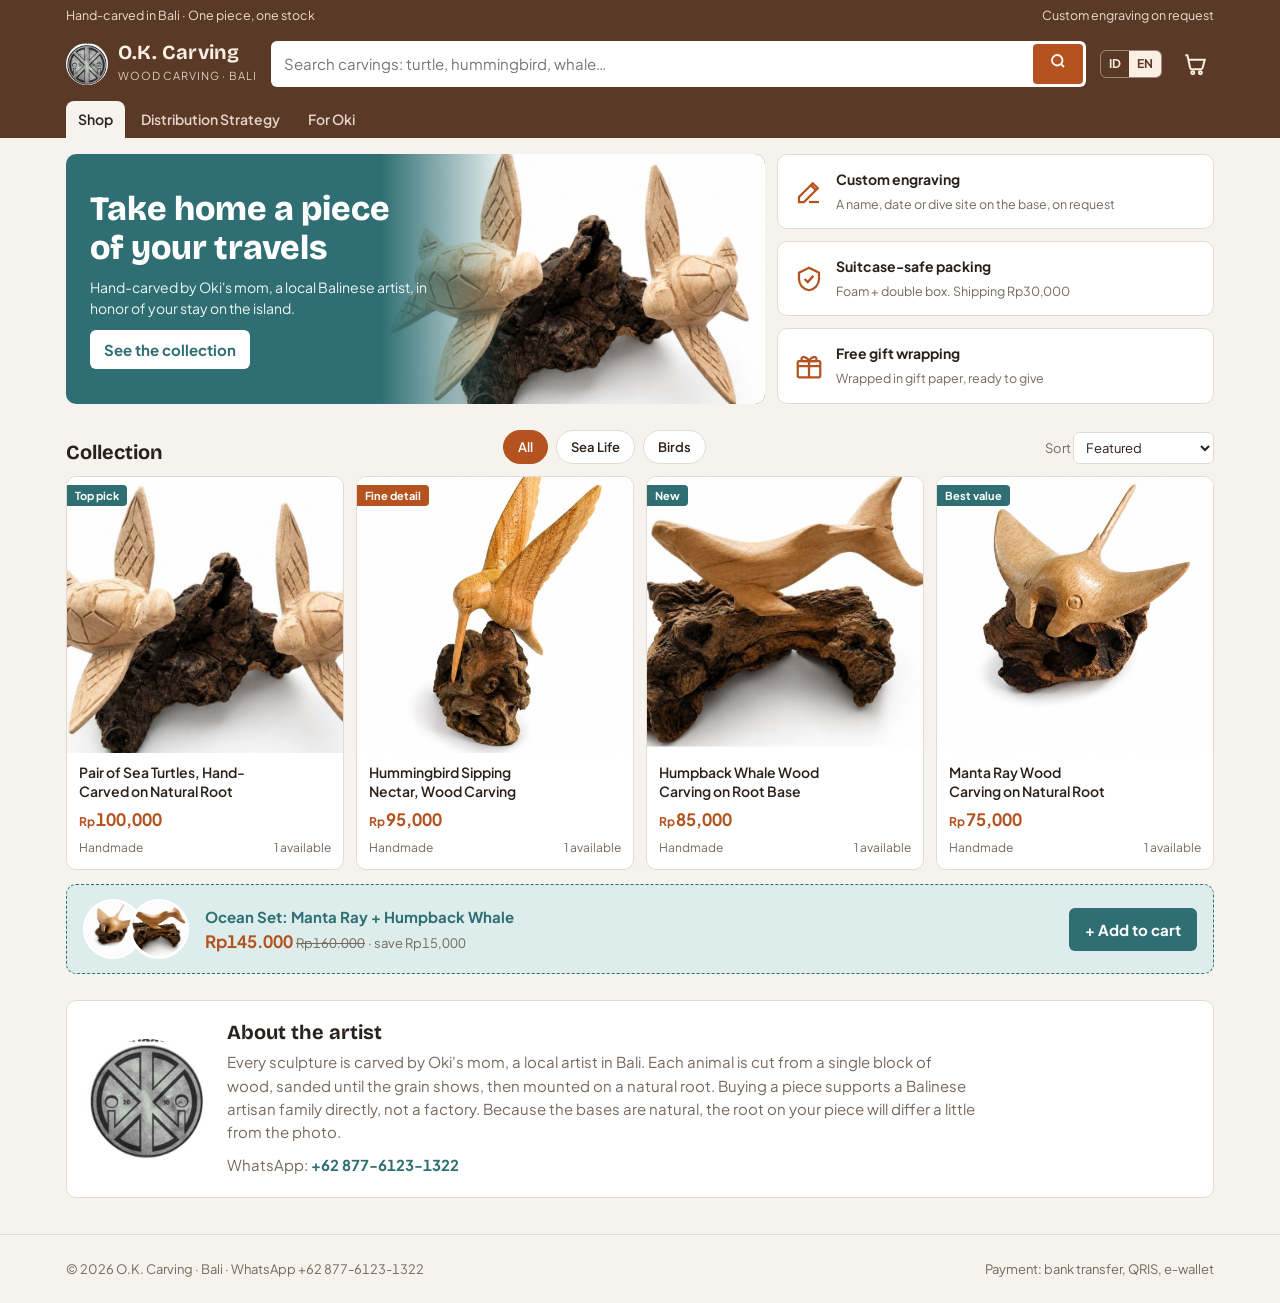
<file: shop/index.html>
<!doctype html>
<html lang="id">
<head>
<meta charset="utf-8">
<meta name="viewport" content="width=device-width, initial-scale=1, viewport-fit=cover">
<title>O.K. Ukiran Kayu</title>
<meta name="claude:viewport-fit-sides" content="cover">
<meta name="description" content="Ukiran kayu tangan di atas akar kayu alami: penyu, kolibri, paus, dan pari manta. Hand-carved wooden sculptures on natural driftwood.">
<link rel="preconnect" href="https://fonts.googleapis.com">
<link rel="preconnect" href="https://fonts.gstatic.com" crossorigin>
<link rel="stylesheet" href="https://fonts.googleapis.com/css2?family=Bricolage+Grotesque:opsz,wght@12..96,500;12..96,700;12..96,800&family=Plus+Jakarta+Sans:wght@400;500;600;700&display=swap">
<style>
/* Layout: marketplace storefront. Sticky search header, category chips, 2→4 column product grid,
   product sheet + cart drawer; a second view (#strategi) holds the distribution plan. */
:root{
  --bg:#f6f3ef; --surface:#ffffff; --sunk:#efe9e2; --line:#e3dbd1;
  --fg:#2a211b; --muted:#76685c;
  --accent:#b4531f; --accent-ink:#ffffff; --accent-soft:#f8e6da;
  --root:#5a3a26; --sea:#2f6f73; --sea-soft:#dcedec; --ok:#2f7a45;
  --shadow:0 1px 2px rgba(60,35,20,.06),0 6px 18px rgba(60,35,20,.06);
  --f-display:"Bricolage Grotesque","Segoe UI",system-ui,sans-serif;
  --f-body:"Plus Jakarta Sans","Segoe UI",system-ui,-apple-system,sans-serif;
  --r:10px;
}
@media (prefers-color-scheme:dark){:root:not([data-theme="light"]){
  --bg:#17120f; --surface:#211a16; --sunk:#2a221d; --line:#3a2f28;
  --fg:#f1e8df; --muted:#b3a395;
  --accent:#e2783c; --accent-ink:#1b0f08; --accent-soft:#3b2518;
  --root:#d9a77f; --sea:#7cc3c4; --sea-soft:#1d3233; --ok:#6cc387;
  --shadow:0 1px 2px rgba(0,0,0,.3),0 6px 18px rgba(0,0,0,.25); color-scheme:dark}}
:root[data-theme="dark"]{
  --bg:#17120f; --surface:#211a16; --sunk:#2a221d; --line:#3a2f28;
  --fg:#f1e8df; --muted:#b3a395;
  --accent:#e2783c; --accent-ink:#1b0f08; --accent-soft:#3b2518;
  --root:#d9a77f; --sea:#7cc3c4; --sea-soft:#1d3233; --ok:#6cc387;
  --shadow:0 1px 2px rgba(0,0,0,.3),0 6px 18px rgba(0,0,0,.25); color-scheme:dark}

*{box-sizing:border-box}
[hidden]{display:none!important}
html,body{background:var(--bg);color:var(--fg)}
body{font-family:var(--f-body);font-size:15px;line-height:1.55;margin:0}
h1,h2,h3{font-family:var(--f-display);text-wrap:balance;line-height:1.15;margin:0}
button{font:inherit;color:inherit;cursor:pointer}
:focus-visible{outline:2px solid var(--accent);outline-offset:2px}
.wrap{max-width:1180px;margin:0 auto;padding-left:max(16px,env(safe-area-inset-left,0px));padding-right:max(16px,env(safe-area-inset-right,0px))}
.num{font-variant-numeric:tabular-nums}
html[lang="id"] .l-en, html[lang="en"] .l-id{display:none!important}

/* header */
body::before{content:"";position:fixed;inset:0 0 auto;height:env(safe-area-inset-top,0px);z-index:10;background:var(--root)}
.top{position:sticky;top:env(safe-area-inset-top,0px);z-index:20;background:var(--root);color:#fbefe4}
.topbar{display:flex;justify-content:space-between;gap:12px;font-size:12.5px;padding-block:6px;opacity:.9;flex-wrap:wrap}
.topbar a{color:inherit}
.navrow{display:flex;align-items:center;gap:14px;padding-block:10px 14px}
.brand{display:flex;align-items:center;gap:10px;text-decoration:none;color:inherit;flex-shrink:0}
.brand img{width:42px;height:42px;border-radius:50%;object-fit:cover;background:#fff}
.brand b{font-family:var(--f-display);font-size:20px;letter-spacing:.01em;display:block;line-height:1}
.brand small{font-size:11px;opacity:.8;letter-spacing:.08em;text-transform:uppercase}
.search{flex:1;display:flex;min-width:0;background:#fff;border-radius:6px;padding:3px}
.search input{flex:1;min-width:0;border:0;outline:0;padding:8px 10px;font:inherit;color:#2a211b;background:transparent}
.search button{border:0;background:var(--accent);color:#fff;border-radius:4px;padding:0 16px;font-weight:600}
.iconbtn{position:relative;background:transparent;border:0;color:inherit;padding:6px;display:grid;place-items:center}
.iconbtn svg{width:26px;height:26px}
.badge{position:absolute;top:0;right:-2px;background:#fff;color:var(--accent);font-size:11px;font-weight:700;border-radius:10px;min-width:18px;padding:0 5px;line-height:18px;text-align:center}
.lang{display:flex;border:1px solid rgba(255,255,255,.4);border-radius:6px;overflow:hidden;flex-shrink:0}
.lang button{background:transparent;border:0;color:inherit;padding:4px 8px;font-size:12px;font-weight:700}
.lang button[aria-pressed="true"]{background:#fbefe4;color:var(--root)}
.tabs{display:flex;gap:4px;padding-bottom:0}
.tabs a{color:#fbefe4;text-decoration:none;font-weight:600;font-size:14px;padding:8px 12px;border-radius:8px 8px 0 0;opacity:.85}
.tabs a[aria-current="page"]{background:var(--bg);color:var(--fg);opacity:1}
@media (max-width:640px){.brand span{display:none}.search button{padding:0 10px}.topbar .hide-sm{display:none}}

/* hero */
.hero{display:grid;grid-template-columns:1.6fr 1fr;gap:12px;margin-top:16px}
.banner{position:relative;border-radius:var(--r);overflow:hidden;background:var(--sea);color:#fff;min-height:220px;display:flex}
.banner img{position:absolute;right:0;top:0;height:100%;width:55%;object-fit:cover;mask-image:linear-gradient(90deg,transparent,#000 35%)}
.banner .txt{position:relative;padding:24px;max-width:58%;display:flex;flex-direction:column;justify-content:center;gap:10px}
.banner h1{font-size:clamp(22px,3.2vw,34px);font-weight:800}
.banner p{margin:0;opacity:.92;font-size:14px}
.banner .cta{align-self:flex-start;background:#fff;color:var(--sea);border:0;border-radius:6px;padding:8px 14px;font-weight:700}
.promo{display:grid;gap:12px}
.promo div{background:var(--surface);border:1px solid var(--line);border-radius:var(--r);padding:14px 16px;display:flex;gap:12px;align-items:center}
.promo svg{width:30px;height:30px;color:var(--accent);flex-shrink:0}
.promo b{display:block;font-size:14px}
.promo span{font-size:12.5px;color:var(--muted)}
@media (max-width:820px){.hero{grid-template-columns:1fr}.promo{grid-template-columns:1fr 1fr 1fr}.promo div{flex-direction:column;align-items:flex-start;gap:6px}}
@media (max-width:520px){.promo{grid-template-columns:1fr}.promo div{flex-direction:row}.banner .txt{max-width:100%;background:linear-gradient(90deg,var(--sea) 60%,transparent)}.banner img{width:70%}}

/* chips + grid */
.sechead{display:flex;justify-content:space-between;align-items:end;gap:12px;margin:26px 0 12px;flex-wrap:wrap}
.sechead h2{font-size:20px}
.chips{display:flex;gap:8px;flex-wrap:wrap}
.chip{border:1px solid var(--line);background:var(--surface);border-radius:20px;padding:6px 14px;font-size:13px;font-weight:600}
.chip[aria-pressed="true"]{background:var(--accent);border-color:var(--accent);color:var(--accent-ink)}
select{font:inherit;font-size:13px;border:1px solid var(--line);background:var(--surface);color:var(--fg);border-radius:6px;padding:6px 8px}
.grid{display:grid;grid-template-columns:repeat(4,1fr);gap:12px}
@media (max-width:980px){.grid{grid-template-columns:repeat(3,1fr)}}
@media (max-width:700px){.grid{grid-template-columns:repeat(2,1fr);gap:8px}}
.card{background:var(--surface);border:1px solid var(--line);border-radius:var(--r);overflow:hidden;display:flex;flex-direction:column;text-align:left;padding:0;transition:transform .15s,box-shadow .15s}
.card:hover{transform:translateY(-2px);box-shadow:var(--shadow);border-color:var(--accent)}
.card .ph{aspect-ratio:1/1;background:#fff;position:relative;width:100%;max-width:100%}
.card .ph img{width:100%;height:100%;object-fit:cover}
.tag{position:absolute;left:0;top:8px;background:var(--accent);color:#fff;font-size:11px;font-weight:700;padding:2px 8px;border-radius:0 4px 4px 0}
.tag.sea{background:var(--sea)}
.card .body{padding:10px 12px 12px;display:flex;flex-direction:column;gap:6px;flex:1}
.card h3{font-family:var(--f-body);font-size:14px;font-weight:600;line-height:1.35;display:-webkit-box;-webkit-line-clamp:2;-webkit-box-orient:vertical;overflow:hidden;min-height:2.7em}
.price{color:var(--accent);font-weight:700;font-size:17px}
.price small{font-size:12px;margin-right:1px}
.meta{display:flex;justify-content:space-between;gap:6px;font-size:12px;color:var(--muted);margin-top:auto;flex-wrap:wrap}
.empty{grid-column:1/-1;text-align:center;color:var(--muted);padding:40px 0}

/* bundle + story */
.bundle{margin-top:14px;background:var(--sea-soft);border:1px dashed var(--sea);border-radius:var(--r);padding:14px 16px;display:flex;gap:16px;align-items:center;flex-wrap:wrap}
.bundle .imgs{display:flex}
.bundle .imgs img{width:60px;height:60px;border-radius:50%;object-fit:cover;border:3px solid var(--surface);background:#fff}
.bundle .imgs img+img{margin-left:-14px}
.bundle .t{flex:1;min-width:200px}
.bundle b{color:var(--sea)}
.btn{border:0;border-radius:6px;padding:10px 16px;font-weight:700;background:var(--accent);color:var(--accent-ink)}
.btn.ghost{background:var(--accent-soft);color:var(--accent);border:1px solid var(--accent)}
.btn.sea{background:var(--sea);color:var(--surface)}
.story{display:grid;grid-template-columns:120px 1fr;gap:20px;align-items:center;background:var(--surface);border:1px solid var(--line);border-radius:var(--r);padding:20px;margin-top:26px}
.story img{width:120px;height:120px;border-radius:50%;object-fit:cover;background:#fff}
.story p{margin:6px 0 0;color:var(--muted);max-width:68ch}
@media (max-width:560px){.story{grid-template-columns:1fr;text-align:left}.story img{width:80px;height:80px}}
footer{margin-top:36px;padding-block:24px;border-top:1px solid var(--line);color:var(--muted);font-size:13px}
footer .wrap{display:flex;justify-content:space-between;gap:12px;flex-wrap:wrap}

/* modal / drawer */
.scrim{position:fixed;inset:0;background:rgba(20,12,6,.55);z-index:40;display:flex;align-items:center;justify-content:center;padding:16px}
.sheet{background:var(--surface);border-radius:14px;max-width:920px;width:100%;max-height:calc(100% - 32px);overflow:auto;display:grid;grid-template-columns:1.1fr 1fr;position:relative}
.sheet .close{position:absolute;right:10px;top:10px;background:var(--sunk);border:0;border-radius:50%;width:34px;height:34px;font-size:18px;z-index:2}
.gal{padding:16px;display:flex;flex-direction:column;gap:10px;min-width:0}
.gal .main{aspect-ratio:1/1;background:#fff;border-radius:10px;overflow:hidden;max-width:100%}
.gal .main img{width:100%;height:100%;object-fit:contain}
.thumbs{display:flex;gap:8px;overflow-x:auto}
.thumbs button{border:2px solid transparent;padding:0;border-radius:8px;overflow:hidden;width:64px;height:64px;flex-shrink:0;background:#fff}
.thumbs button[aria-current="true"]{border-color:var(--accent)}
.thumbs img{width:100%;height:100%;object-fit:cover}
.info{padding:22px 20px 20px 4px;display:flex;flex-direction:column;gap:12px;min-width:0}
.info h2{font-size:22px;padding-right:36px}
.pricebox{background:var(--sunk);border-radius:8px;padding:12px 14px}
.pricebox .price{font-size:28px}
.specs{display:grid;grid-template-columns:auto 1fr;gap:6px 14px;font-size:13.5px;margin:0}
.specs dt{color:var(--muted)}
.specs dd{margin:0}
.qty{display:flex;align-items:center;gap:0;border:1px solid var(--line);border-radius:6px;width:max-content}
.qty button{background:transparent;border:0;width:34px;height:34px;font-size:18px}
.qty output{min-width:34px;text-align:center;font-weight:600}
.actions{display:flex;gap:10px;flex-wrap:wrap}
.actions .btn{flex:1;min-width:140px}
.desc{font-size:14px;color:var(--muted);margin:0}
@media (max-width:760px){.sheet{grid-template-columns:1fr}.info{padding:0 16px 20px}}

.drawer{position:fixed;top:0;right:0;bottom:0;width:min(420px,100%);background:var(--surface);z-index:50;display:flex;flex-direction:column;box-shadow:-10px 0 30px rgba(0,0,0,.2);padding-top:env(safe-area-inset-top,0px);padding-right:env(safe-area-inset-right,0px);padding-bottom:env(safe-area-inset-bottom,0px)}
.drawer header{display:flex;justify-content:space-between;align-items:center;padding:16px;border-bottom:1px solid var(--line)}
.drawer header h2{font-size:18px}
.lines{flex:1;overflow:auto;padding:8px 16px;display:flex;flex-direction:column;gap:12px}
.line{display:grid;grid-template-columns:64px 1fr auto;gap:10px;align-items:center}
.line img{width:64px;height:64px;border-radius:8px;object-fit:cover;background:#fff}
.line .n{font-size:13.5px;font-weight:600}
.line .rm{background:none;border:0;color:var(--muted);font-size:12px;text-decoration:underline;padding:0}
.drawer .foot{border-top:1px solid var(--line);padding:16px;display:flex;flex-direction:column;gap:10px}
.row{display:flex;justify-content:space-between;font-size:14px}
.row.total{font-weight:700;font-size:17px}
.row.total span:last-child{color:var(--accent)}
.note{font-size:12px;color:var(--muted);margin:0}
.toast{position:fixed;left:50%;bottom:calc(24px + env(safe-area-inset-bottom,0px));transform:translateX(-50%);background:var(--fg);color:var(--bg);padding:10px 16px;border-radius:8px;font-size:14px;z-index:60}
textarea{width:100%;font:inherit;font-size:12.5px;border:1px solid var(--line);border-radius:6px;background:var(--sunk);color:var(--fg);padding:8px;resize:vertical}

/* strategy */
.strat h1{font-size:clamp(26px,4vw,40px);margin-top:22px}
.lede{color:var(--muted);max-width:70ch;margin:8px 0 0;font-size:16px}
.strat section{margin-top:30px}
.strat h2{font-size:22px;margin-bottom:12px}
.strat h3{font-size:16px;font-family:var(--f-body);font-weight:700}
.tbl{overflow-x:auto;background:var(--surface);border:1px solid var(--line);border-radius:var(--r)}
table{border-collapse:collapse;width:100%;font-size:14px;min-width:640px}
th,td{padding:10px 12px;text-align:left;border-bottom:1px solid var(--line);vertical-align:top}
th{font-size:12px;text-transform:uppercase;letter-spacing:.05em;color:var(--muted);background:var(--sunk)}
tr:last-child td{border-bottom:0}
td.r,th.r{text-align:right}
.cols{display:grid;grid-template-columns:repeat(auto-fit,minmax(240px,1fr));gap:12px}
.box{background:var(--surface);border:1px solid var(--line);border-radius:var(--r);padding:16px;display:flex;flex-direction:column;gap:8px;min-width:0}
.box p,.box ul{margin:0;font-size:14px;color:var(--muted)}
.box ul{padding-left:18px}
.phase{font-size:12px;font-weight:700;color:var(--sea);text-transform:uppercase;letter-spacing:.06em}
.bars{display:flex;flex-direction:column;gap:10px}
.bar{display:grid;grid-template-columns:170px 1fr 44px;gap:10px;align-items:center;font-size:13.5px}
.bar .track{background:var(--sunk);border-radius:4px;height:14px;overflow:hidden}
.bar .fill{height:100%;background:var(--accent);border-radius:4px}
.bar .fill.sea{background:var(--sea)}
.bar .fill.root{background:var(--root)}
@media (max-width:520px){.bar{grid-template-columns:110px 1fr 40px}}
.callout{background:var(--accent-soft);border-left:4px solid var(--accent);padding:12px 16px;border-radius:6px;font-size:14px}
@media (prefers-reduced-motion:reduce){*{transition:none!important}}

/* v2 additions: eyebrow frames, niche table, guide */
.frame{font-size:11.5px;font-weight:700;letter-spacing:.08em;text-transform:uppercase;color:var(--accent);display:block;margin-bottom:4px}
.quote{font-family:var(--f-display);font-size:clamp(18px,2.4vw,24px);line-height:1.3;border-left:4px solid var(--sea);padding:6px 0 6px 16px;margin:14px 0 0;max-width:46ch}
.persona{background:var(--surface);border:1px solid var(--line);border-radius:var(--r);padding:18px;display:grid;grid-template-columns:repeat(auto-fit,minmax(220px,1fr));gap:14px 22px}
.persona div{min-width:0}
.persona b{display:block;font-size:12px;text-transform:uppercase;letter-spacing:.06em;color:var(--muted);margin-bottom:2px}
.persona p{margin:0;font-size:14.5px}
.tabs{flex-wrap:wrap}
.guide h1{font-size:clamp(26px,4vw,40px);margin-top:22px}
.thanks{margin-top:18px;background:var(--sea);color:#fff;border-radius:14px;padding:24px;display:grid;grid-template-columns:96px 1fr;gap:20px;align-items:center}
.thanks img{width:96px;height:96px;border-radius:50%;object-fit:cover;background:#fff}
.thanks h2{font-size:clamp(22px,3vw,30px)}
.thanks p{margin:8px 0 0;max-width:62ch;opacity:.95}
@media (max-width:560px){.thanks{grid-template-columns:1fr}.thanks img{width:72px;height:72px}}
.steps{list-style:none;padding:0;margin:0;display:flex;flex-direction:column;gap:12px;counter-reset:s}
.steps>li{background:var(--surface);border:1px solid var(--line);border-radius:var(--r);padding:16px 16px 16px 60px;position:relative;counter-increment:s;min-width:0}
.steps>li::before{content:counter(s);position:absolute;left:16px;top:14px;width:30px;height:30px;border-radius:50%;background:var(--accent);color:var(--accent-ink);font-weight:800;display:grid;place-items:center;font-family:var(--f-display)}
.steps h3{font-size:16px;font-family:var(--f-body);font-weight:700;margin-bottom:4px}
.steps p,.steps ul{margin:4px 0 0;font-size:14px;color:var(--muted)}
.steps ul{padding-left:18px}
.steps code,.kbd{font-family:ui-monospace,Menlo,Consolas,monospace;font-size:12.5px;background:var(--sunk);padding:1px 5px;border-radius:4px;color:var(--fg)}
.prompt{margin-top:10px;background:var(--sunk);border:1px solid var(--line);border-radius:8px;position:relative}
.prompt pre{margin:0;padding:12px 14px;white-space:pre-wrap;word-break:break-word;font-family:ui-monospace,Menlo,Consolas,monospace;font-size:12.5px;color:var(--fg);padding-right:76px}
.prompt button{position:absolute;top:8px;right:8px;border:1px solid var(--line);background:var(--surface);border-radius:6px;font-size:12px;font-weight:600;padding:4px 10px}
.wa{font-weight:700;color:var(--sea)}
</style>
</head>
<body>
<div class="top">
  <div class="wrap topbar">
    <span><span class="l-id">Diukir tangan di Bali · Satu karya, satu stok</span><span class="l-en">Hand-carved in Bali · One piece, one stock</span></span>
    <span class="hide-sm"><span class="l-id">Ukiran nama khusus atas permintaan</span><span class="l-en">Custom engraving on request</span></span>
  </div>
  <div class="wrap navrow">
    <a class="brand" href="#toko" aria-label="O.K. Carving">
      <img src="img/logo.jpg" alt="Logo O.K.">
      <span><b>O.K. Carving</b><small class="l-id">Ukiran kayu · Bali</small><small class="l-en">Wood carving · Bali</small></span>
    </a>
    <form class="search" id="searchForm" role="search">
      <input id="q" type="search" autocomplete="off" aria-label="Search">
      <button type="submit" aria-label="Cari"><svg viewBox="0 0 24 24" width="18" height="18" fill="none" stroke="currentColor" stroke-width="2.4"><circle cx="11" cy="11" r="7"/><path d="m20 20-3.5-3.5"/></svg></button>
    </form>
    <div class="lang" role="group" aria-label="Language">
      <button id="lang-id" data-lang="id">ID</button><button id="lang-en" data-lang="en">EN</button>
    </div>
    <button class="iconbtn" id="cartBtn" aria-label="Keranjang">
      <svg viewBox="0 0 24 24" fill="none" stroke="currentColor" stroke-width="1.8"><path d="M3 4h2l2.4 11.2a2 2 0 0 0 2 1.6h7.7a2 2 0 0 0 2-1.5L21 8H6"/><circle cx="10" cy="20" r="1.4"/><circle cx="17" cy="20" r="1.4"/></svg>
      <span class="badge num" id="cartCount" hidden>0</span>
    </button>
  </div>
  <nav class="wrap tabs">
    <a href="#toko" id="tab-toko"><span class="l-id">Toko</span><span class="l-en">Shop</span></a>
    <a href="#strategi" id="tab-strategi"><span class="l-id">Strategi Distribusi</span><span class="l-en">Distribution Strategy</span></a>
    <a href="#untuk-oki" id="tab-untuk-oki"><span class="l-id">Untuk Oki</span><span class="l-en">For Oki</span></a>
  </nav>
</div>

<!-- SHOP VIEW -->
<main id="view-toko" class="wrap">
  <div class="hero">
    <div class="banner">
      <img src="img/penyu-1.jpg" alt="">
      <div class="txt">
        <h1><span class="l-id">Bawa pulang sepotong perjalananmu</span><span class="l-en">Take home a piece of your travels</span></h1>
        <p><span class="l-id">Diukir tangan oleh Ibu Oki, seniman lokal Bali, sebagai kenangan masa tinggalmu di pulau ini.</span><span class="l-en">Hand-carved by Oki's mom, a local Balinese artist, in honor of your stay on the island.</span></p>
        <button class="cta" data-go="grid"><span class="l-id">Lihat koleksi</span><span class="l-en">See the collection</span></button>
      </div>
    </div>
    <div class="promo">
      <div><svg viewBox="0 0 24 24" fill="none" stroke="currentColor" stroke-width="1.8"><path d="M4 20h4L19 9l-4-4L4 16z"/><path d="m13.5 6.5 4 4"/><path d="M12 20h8"/></svg>
        <p style="margin:0"><b class="l-id">Ukiran nama khusus</b><b class="l-en">Custom engraving</b><span class="l-id">Nama, tanggal, atau lokasi diving di dasar kayu, atas permintaan</span><span class="l-en">A name, date or dive site on the base, on request</span></p></div>
      <div><svg viewBox="0 0 24 24" fill="none" stroke="currentColor" stroke-width="1.8"><path d="M12 3 4 7v5c0 4.5 3.4 8.3 8 9 4.6-.7 8-4.5 8-9V7z"/><path d="m8.5 12 2.5 2.5 4.5-5"/></svg>
        <p style="margin:0"><b class="l-id">Aman dibawa di koper</b><b class="l-en">Suitcase-safe packing</b><span class="l-id">Busa + kardus ganda. Ongkir Rp30.000</span><span class="l-en">Foam + double box. Shipping Rp30,000</span></p></div>
      <div><svg viewBox="0 0 24 24" fill="none" stroke="currentColor" stroke-width="1.8"><rect x="3" y="8" width="18" height="13" rx="1"/><path d="M12 8v13M3 12h18M12 8c-2-4-6-4-6-1.5S10 8 12 8c2 0 6 1 6-1.5S14 4 12 8"/></svg>
        <p style="margin:0"><b class="l-id">Bungkus kado gratis</b><b class="l-en">Free gift wrapping</b><span class="l-id">Dibungkus kertas kado, siap diberikan</span><span class="l-en">Wrapped in gift paper, ready to give</span></p></div>
    </div>
  </div>

  <div class="sechead" id="grid-head">
    <h2><span class="l-id">Koleksi</span><span class="l-en">Collection</span></h2>
    <div class="chips" id="chips"></div>
    <label><span class="l-id" style="font-size:13px;color:var(--muted)">Urutkan </span><span class="l-en" style="font-size:13px;color:var(--muted)">Sort </span>
      <select id="sort"><option value="pop"></option><option value="lo"></option><option value="hi"></option></select></label>
  </div>
  <div class="grid" id="grid"></div>

  <div class="bundle">
    <div class="imgs"><img src="img/manta-1.jpg" alt=""><img src="img/paus-2.jpg" alt=""></div>
    <div class="t"><b class="l-id">Paket Samudra: Pari Manta + Paus Bungkuk</b><b class="l-en">Ocean Set: Manta Ray + Humpback Whale</b>
      <div class="num"><span class="price">Rp145.000</span> <s style="color:var(--muted);font-size:13px">Rp160.000</s> <span style="font-size:13px;color:var(--muted)" class="l-id">· hemat Rp15.000</span><span style="font-size:13px;color:var(--muted)" class="l-en">· save Rp15,000</span></div></div>
    <button class="btn sea" id="addBundle"><span class="l-id">+ Keranjang</span><span class="l-en">+ Add to cart</span></button>
  </div>

  <div class="story">
    <img src="img/logo.jpg" alt="">
    <div>
      <h2 style="font-size:20px"><span class="l-id">Tentang pengrajin</span><span class="l-en">About the artist</span></h2>
      <p class="l-id">Setiap patung diukir oleh Ibu Oki, seniman lokal di Bali. Satwanya dipahat dari satu balok kayu, diamplas halus sampai seratnya terlihat, lalu dipasang di atas akar kayu alami. Membeli satu karya berarti mendukung langsung keluarga pengrajin Bali, bukan pabrik. Karena dasarnya alami, akar pada patungmu akan sedikit berbeda dari foto.</p>
      <p class="l-en">Every sculpture is carved by Oki's mom, a local artist in Bali. Each animal is cut from a single block of wood, sanded until the grain shows, then mounted on a natural root. Buying a piece supports a Balinese artisan family directly, not a factory. Because the bases are natural, the root on your piece will differ a little from the photo.</p>
      <p style="margin-top:10px">WhatsApp: <span class="wa num">+62 877-6123-1322</span></p>
    </div>
  </div>
</main>

<!-- STRATEGY VIEW -->
<main id="view-strategi" class="wrap strat" hidden>
  <h1><span class="l-id">Strategi Distribusi Pasar</span><span class="l-en">Market Distribution Strategy</span></h1>
  <p class="lede l-id">Dibangun dengan cara berpikir Seth Godin: jangan mencoba menjual ke semua orang. Pilih kelompok terkecil yang benar‑benar peduli, buat sesuatu yang layak mereka ceritakan, lalu biarkan cerita itu menyebar ke orang‑orang seperti mereka.</p>
  <p class="lede l-en">Built on Seth Godin's way of thinking: don't try to sell to everyone. Pick the smallest group that truly cares, make something worth talking about, and let that story spread to people like them.</p>

  <section>
    <span class="frame"><span class="l-id">Siapa untuknya? Untuk apa?</span><span class="l-en">Who's it for? What's it for?</span></span>
    <h2><span class="l-id">1. Audiens terkecil yang layak</span><span class="l-en">1. The smallest viable audience</span></h2>
    <div class="persona">
      <div><b><span class="l-id">Siapa</span><span class="l-en">Who</span></b><p class="l-id">Penyelam &amp; snorkeler yang baru saja berenang bersama pari manta di Nusa Penida atau penyu di Amed, Tulamben, atau Gili, dan sedang di 2–3 hari terakhir liburannya di Bali.</p><p class="l-en">Divers and snorkelers who just swam with manta rays at Nusa Penida or turtles at Amed, Tulamben or the Gilis, and are in the last 2–3 days of their Bali trip.</p></div>
      <div><b><span class="l-id">Profil</span><span class="l-en">Profile</span></b><p class="l-id">Usia 25–45. Wisatawan dari Australia, Eropa, AS, dan wisatawan domestik dari Jakarta/Surabaya. Membelanjakan uang untuk pengalaman, bukan barang. Bepergian dengan koper ringan.</p><p class="l-en">Age 25–45. Travellers from Australia, Europe and the US, plus domestic visitors from Jakarta and Surabaya. Spend on experiences, not things. Travel light.</p></div>
      <div><b><span class="l-id">Untuk apa</span><span class="l-en">What it's for</span></b><p class="l-id">Menyimpan momen "hari saat aku berenang dengan manta", dan punya benda untuk menceritakannya di rumah. Bukan dekorasi, tapi kenangan.</p><p class="l-en">To keep the moment of "the day I swam with a manta", and to have something at home that starts the story. Not decor: a memory.</p></div>
      <div><b><span class="l-id">Ketegangan</span><span class="l-en">The tension</span></b><p class="l-id">Mereka tidak mau suvenir plastik buatan pabrik, tapi tidak tahu di mana menemukan karya asli dari seniman lokal.</p><p class="l-en">They don't want factory-made plastic souvenirs, but don't know where to find real work by a local artist.</p></div>
    </div>
    <p class="quote l-id">"Orang seperti kita membawa pulang cerita, bukan plastik."</p>
    <p class="quote l-en">"People like us bring home stories, not plastic."</p>
  </section>

  <section>
    <span class="frame">Purple Cow</span>
    <h2><span class="l-id">2. Apa yang membuatnya layak diceritakan</span><span class="l-en">2. What makes it remarkable</span></h2>
    <div class="cols">
      <div class="box"><h3><span class="l-id">Satwa dari diving‑mu</span><span class="l-en">The animal from your dive</span></h3><p class="l-id">Manta untuk penyelam Manta Point, penyu untuk snorkeler Amed dan Gili, paus untuk pecinta laut. Satwanya sama dengan yang baru saja mereka lihat.</p><p class="l-en">A manta for Manta Point divers, turtles for Amed and Gili snorkelers, a whale for ocean lovers. The same animal they just saw.</p></div>
      <div class="box"><h3><span class="l-id">Diukir namanya</span><span class="l-en">Engraved for them</span></h3><p class="l-id">Ukiran khusus di dasar: <i>"Nusa Penida · 12.08.2026"</i>. Hal ini mengubah suvenir menjadi benda pribadi yang tidak bisa dibeli orang lain.</p><p class="l-en">Custom engraving on the base: <i>"Nusa Penida · 12.08.2026"</i>. It turns a souvenir into a personal object nobody else can buy.</p></div>
      <div class="box"><h3><span class="l-id">Wajah di balik karya</span><span class="l-en">A face behind the work</span></h3><p class="l-id">Kartu kecil di setiap paket: foto Ibu Oki sedang mengukir + "Diukir di Bali oleh Ibu Oki untuk mengenang masa tinggalmu." Pembeli membeli dari keluarga seniman, bukan dari toko.</p><p class="l-en">A small card in every parcel: a photo of Oki's mom carving + "Carved in Bali by Oki's mom in honor of your stay." Buyers buy from an artist's family, not a shop.</p></div>
    </div>
  </section>

  <section>
    <span class="frame"><span class="l-id">Temui mereka di tempat mereka berada</span><span class="l-en">Meet them where they already are</span></span>
    <h2><span class="l-id">3. Cara bertemu wisatawan ini</span><span class="l-en">3. How to meet these tourists</span></h2>
    <div class="tbl"><table>
      <thead><tr><th><span class="l-id">Tempat</span><span class="l-en">Where</span></th><th><span class="l-id">Momen</span><span class="l-en">The moment</span></th><th><span class="l-id">Yang dilakukan</span><span class="l-en">What to do</span></th></tr></thead>
      <tbody>
        <tr><td><b><span class="l-id">Mobil Oki</span><span class="l-en">Oki's car</span></b></td><td><span class="l-id">Perjalanan pulang dari pelabuhan atau lokasi diving, saat tamu masih bersemangat</span><span class="l-en">The ride back from the harbor or dive site, while guests are still buzzing</span></td><td><span class="l-id">Satu manta + satu penyu di dashboard, kartu QR di kursi belakang. Ceritakan: "Ibu saya yang mengukir ini."</span><span class="l-en">One manta + one turtle on the dashboard, a QR card on the back seat. Tell the story: "My mom carved these."</span></td></tr>
        <tr><td><b><span class="l-id">Dive center</span><span class="l-en">Dive centers</span></b><br><small>Sanur · Padang Bai · Nusa Penida · Amed · Tulamben</small></td><td><span class="l-id">Setelah diving, saat logbook ditandatangani</span><span class="l-en">After the dive, while logbooks get signed</span></td><td><span class="l-id">Titip 3–5 karya di meja kasir. Komisi 25% untuk toko. Instruktur menjadi penyambung cerita.</span><span class="l-en">Consign 3–5 pieces at the front desk. 25% commission for the shop. Instructors become the storytellers.</span></td></tr>
        <tr><td><b><span class="l-id">Pelabuhan fast boat</span><span class="l-en">Fast-boat harbors</span></b><br><small>Sanur · Padang Bai</small></td><td><span class="l-id">Menunggu kapal 30–60 menit, tidak ada kegiatan lain</span><span class="l-en">Waiting 30–60 minutes for the boat with nothing to do</span></td><td><span class="l-id">Kerja sama dengan agen tiket: satu rak kecil + kartu QR.</span><span class="l-en">Partner with a ticket agent: one small shelf + QR cards.</span></td></tr>
        <tr><td><b><span class="l-id">Tuan rumah villa &amp; homestay</span><span class="l-en">Villa &amp; homestay hosts</span></b></td><td><span class="l-id">Hari check‑out, saat tamu mencari oleh‑oleh terakhir</span><span class="l-en">Checkout day, when guests look for a last gift</span></td><td><span class="l-id">Satu karya di ruang tamu villa + halaman di buku panduan tamu. Komisi per penjualan.</span><span class="l-en">One piece in the villa lounge + a page in the guest welcome book. Commission per sale.</span></td></tr>
        <tr><td><b>Instagram &amp; TikTok</b></td><td><span class="l-id">Malam setelah diving, saat mereka mengunggah foto</span><span class="l-en">The evening after the dive, when they post their photos</span></td><td><span class="l-id">Pantau tag lokasi Manta Point &amp; Amed. Beri komentar yang tulus, bukan iklan.</span><span class="l-en">Follow the Manta Point and Amed location tags. Leave genuine comments, not ads.</span></td></tr>
      </tbody>
    </table></div>
  </section>

  <section>
    <span class="frame">Permission marketing</span>
    <h2><span class="l-id">4. Minta izin, lalu jaga hubungan</span><span class="l-en">4. Earn permission, then keep in touch</span></h2>
    <div class="cols">
      <div class="box"><h3><span class="l-id">Saat membeli</span><span class="l-en">At purchase</span></h3><p class="l-id">"Boleh saya kirim foto saat ukiran namamu sedang dikerjakan?" Hampir semua orang akan bilang ya. Itu izin pertama.</p><p class="l-en">"May I send you a photo while your engraving is being carved?" Almost everyone says yes. That's the first permission.</p></div>
      <div class="box"><h3><span class="l-id">Diharapkan, pribadi, relevan</span><span class="l-en">Anticipated, personal, relevant</span></h3><p class="l-id">Kirim lewat WhatsApp: foto proses ukir, video pengemasan, lalu tanyakan foto patung di rumah mereka. Jangan kirim promo massal.</p><p class="l-en">Send on WhatsApp: a carving-in-progress photo, a packing video, then ask for a photo of the piece at their home. Never send mass promos.</p></div>
      <div class="box"><h3><span class="l-id">Satu tahun kemudian</span><span class="l-en">One year later</span></h3><p class="l-id">"Sudah setahun sejak kamu berenang dengan manta." Pesan ini mendatangkan pesanan ulang dan kado untuk teman yang akan ke Bali.</p><p class="l-en">"It's been a year since you swam with the mantas." This message brings repeat orders and gifts for friends heading to Bali.</p></div>
    </div>
  </section>

  <section>
    <h2><span class="l-id">5. Harga</span><span class="l-en">5. Pricing</span></h2>
    <div class="tbl"><table>
      <thead><tr><th><span class="l-id">Karya</span><span class="l-en">Piece</span></th><th><span class="l-id">Alasan nilai</span><span class="l-en">Why it's worth it</span></th><th class="r"><span class="l-id">Harga eceran</span><span class="l-en">Retail</span></th><th class="r"><span class="l-id">Harga titip (komisi 25%)</span><span class="l-en">Consignment (25% commission)</span></th></tr></thead>
      <tbody id="priceRows"></tbody>
    </table></div>
    <p class="note" style="margin-top:8px"><span class="l-id">Ongkir Rp30.000 per pesanan. Ukiran khusus dan bungkus kertas kado tersedia. Harga eceran sama di semua tempat, supaya mitra titip tidak merasa disaingi.</span><span class="l-en">Shipping is Rp30,000 per order. Custom engraving and gift-paper wrapping are available. Retail is the same everywhere, so consignment partners never feel undercut.</span></p>
  </section>

  <section>
    <span class="frame">Tribes</span>
    <h2><span class="l-id">6. Tahapan: mulai sangat kecil, lalu melebar</span><span class="l-en">6. Rollout: start tiny, then widen</span></h2>
    <div class="cols">
      <div class="box"><span class="phase"><span class="l-id">Minggu 1–4</span><span class="l-en">Weeks 1–4</span></span>
        <h3><span class="l-id">Hanya penyelam manta</span><span class="l-en">Manta divers only</span></h3>
        <ul class="l-id"><li>Mobil Oki + 3 dive center di Sanur &amp; Nusa Penida</li><li>Stok 10 manta + 5 penyu</li><li>Target: 10 terjual, 10 foto pembeli bahagia</li></ul>
        <ul class="l-en"><li>Oki's car + 3 dive centers in Sanur &amp; Nusa Penida</li><li>Stock 10 mantas + 5 turtles</li><li>Goal: 10 sold, 10 photos of happy buyers</li></ul></div>
      <div class="box"><span class="phase"><span class="l-id">Bulan 2–3</span><span class="l-en">Months 2–3</span></span>
        <h3><span class="l-id">Snorkeler penyu</span><span class="l-en">Turtle snorkelers</span></h3>
        <ul class="l-id"><li>Tambah Amed, Tulamben, pelabuhan ke Gili</li><li>5 tuan rumah villa sebagai mitra</li><li>Gunakan foto pembeli sebagai bukti sosial</li></ul>
        <ul class="l-en"><li>Add Amed, Tulamben and the Gili boat harbors</li><li>5 villa hosts as partners</li><li>Use buyer photos as social proof</li></ul></div>
      <div class="box"><span class="phase"><span class="l-id">Bulan 4–6</span><span class="l-en">Months 4–6</span></span>
        <h3><span class="l-id">Ikuti mereka pulang</span><span class="l-en">Follow them home</span></h3>
        <ul class="l-id"><li>Website ini + WhatsApp untuk pesanan dari luar negeri</li><li>Instagram, Etsy untuk teman‑teman pembeli</li><li>Shopee/Tokopedia/TikTok Shop untuk wisatawan domestik</li><li>Setelah itu: hotel &amp; resort</li></ul>
        <ul class="l-en"><li>This site + WhatsApp for orders from abroad</li><li>Instagram and Etsy for buyers' friends</li><li>Shopee/Tokopedia/TikTok Shop for domestic travellers</li><li>After that: hotels &amp; resorts</li></ul></div>
    </div>
  </section>

  <section>
    <h2><span class="l-id">7. Target porsi penjualan per kanal (bulan ke‑6)</span><span class="l-en">7. Target sales share by channel (month 6)</span></h2>
    <div class="bars" id="bars"></div>
    <p class="note" style="margin-top:8px"><span class="l-id">Toska = bertemu langsung di Bali, oranye = online, coklat = B2B.</span><span class="l-en">Teal = met in person in Bali, orange = online, brown = B2B.</span></p>
  </section>

  <section>
    <h2><span class="l-id">8. Angka yang dipantau</span><span class="l-en">8. Numbers to watch</span></h2>
    <div class="tbl"><table>
      <thead><tr><th><span class="l-id">Indikator</span><span class="l-en">Metric</span></th><th class="r"><span class="l-id">Bulan 1</span><span class="l-en">Month 1</span></th><th class="r"><span class="l-id">Bulan 6</span><span class="l-en">Month 6</span></th></tr></thead>
      <tbody class="num">
        <tr><td><span class="l-id">Karya terjual per bulan</span><span class="l-en">Pieces sold per month</span></td><td class="r">10</td><td class="r">40</td></tr>
        <tr><td><span class="l-id">Omzet (rata‑rata Rp88.000/pcs)</span><span class="l-en">Revenue (avg Rp88,000/pc)</span></td><td class="r"><span class="l-id">Rp880.000</span><span class="l-en">Rp880,000</span></td><td class="r"><span class="l-id">Rp3.520.000</span><span class="l-en">Rp3,520,000</span></td></tr>
        <tr><td><span class="l-id">Pesanan dengan ukiran khusus</span><span class="l-en">Orders with custom engraving</span></td><td class="r">30%</td><td class="r">50%</td></tr>
        <tr><td><span class="l-id">Mitra aktif (dive center, villa, agen)</span><span class="l-en">Active partners (dive centers, villas, agents)</span></td><td class="r">3</td><td class="r">12</td></tr>
        <tr><td><span class="l-id">Pembeli yang mengirim foto / rujukan</span><span class="l-en">Buyers who send a photo or a referral</span></td><td class="r">5</td><td class="r">25</td></tr>
      </tbody>
    </table></div>
  </section>

  <section>
    <div class="callout"><span class="l-id"><b>Langkah pertama minggu ini:</b> taruh satu manta dan satu penyu di mobil Oki, cetak 50 kartu QR yang menuju website ini, dan tawarkan titip jual ke satu dive center di Sanur.</span><span class="l-en"><b>First step this week:</b> put one manta and one turtle in Oki's car, print 50 QR cards linking to this site, and offer consignment to one dive center in Sanur.</span></div>
  </section>
</main>

<!-- FOR OKI VIEW -->
<main id="view-untuk-oki" class="wrap guide" hidden>
  <div class="thanks">
    <img src="img/logo.jpg" alt="">
    <div>
      <h2><span class="l-id">Terima kasih, Oki!</span><span class="l-en">Thank you, Oki!</span></h2>
      <p class="l-id">Website ini adalah hadiah kecil sebagai ucapan terima kasih atas perjalanan yang lancar. Semoga karya Ibu sampai ke banyak rumah di seluruh dunia, dan setiap patung membawa pulang cerita tentang Bali.</p>
      <p class="l-en">This website is a small gift to say thank you for the smooth ride. May your mom's carvings find homes all over the world, and may every piece carry a story of Bali back with it.</p>
    </div>
  </div>

  <h1><span class="l-id">Cara menyalin &amp; mengubah halaman ini dengan AI</span><span class="l-en">How to copy and change this page with AI</span></h1>
  <p class="lede l-id">Tidak perlu bisa coding. Kamu hanya butuh laptop, browser (Chrome), dan akun gratis di aplikasi AI seperti Claude (claude.ai) atau ChatGPT (chatgpt.com).</p>
  <p class="lede l-en">No coding needed. You only need a laptop, a browser (Chrome), and a free account with an AI app such as Claude (claude.ai) or ChatGPT (chatgpt.com).</p>

  <section>
    <ol class="steps">
      <li><h3><span class="l-id">Simpan folder website</span><span class="l-en">Save the website folder</span></h3>
        <p class="l-id">Kamu akan menerima file <code>oki-shop.zip</code>. Klik kanan → <b>Extract / Ekstrak</b>. Di dalamnya ada <code>index.html</code> (halamannya) dan folder <code>img</code> (foto). Keduanya harus selalu berada di folder yang sama.</p>
        <p class="l-en">You'll receive a file called <code>oki-shop.zip</code>. Right-click → <b>Extract</b>. Inside are <code>index.html</code> (the page) and an <code>img</code> folder (the photos). Always keep them together in the same folder.</p></li>
      <li><h3><span class="l-id">Buka dan coba</span><span class="l-en">Open it and try it</span></h3>
        <p class="l-id">Klik dua kali <code>index.html</code>. Website terbuka di browser, bahkan tanpa internet. Sebelum mengubah apa pun, salin seluruh folder dan beri nama <code>cadangan</code>. Kalau ada yang rusak, kamu bisa kembali ke sini.</p>
        <p class="l-en">Double-click <code>index.html</code>. The site opens in your browser, even offline. Before changing anything, copy the whole folder and name it <code>backup</code>. If something breaks, you can always go back.</p></li>
      <li><h3><span class="l-id">Minta AI mengubahnya</span><span class="l-en">Ask the AI to change it</span></h3>
        <p class="l-id">Buka claude.ai atau chatgpt.com, klik ikon klip/➕ untuk melampirkan <code>index.html</code>, lalu tempel salah satu perintah di bawah. Ganti teks dalam [kurung] dengan keinginanmu.</p>
        <p class="l-en">Open claude.ai or chatgpt.com, click the paperclip/➕ icon to attach <code>index.html</code>, then paste one of the prompts below. Replace the text in [brackets] with what you want.</p>
        <div class="prompt"><pre class="l-id">Ini file website toko saya (index.html). Saya bukan programmer.
Ubah harga [Pari Manta] menjadi [Rp80.000]. Jangan ubah yang lain.
Berikan kembali file lengkapnya dari awal sampai akhir.</pre><pre class="l-en">This is my shop website file (index.html). I am not a programmer.
Change the price of the [Manta Ray] to [Rp80,000]. Change nothing else.
Give me back the complete file from start to finish.</pre><button data-copy>Copy</button></div>
        <div class="prompt"><pre class="l-id">Tambahkan produk baru ke daftar produk di file ini:
- Nama Indonesia: [Naga Ukir Kayu]
- Nama Inggris: [Wooden Dragon Carving]
- Harga: [90000]
- Kategori: [sea atau bird]
- Foto: [img/naga-1.jpg, img/naga-2.jpg]
- Ukuran: [± 20 × 10 × 15 cm]
- Deskripsi: [tulis 2 kalimat]
Jangan ubah yang lain. Berikan file lengkapnya.</pre><pre class="l-en">Add a new product to the product list in this file:
- Indonesian name: [Naga Ukir Kayu]
- English name: [Wooden Dragon Carving]
- Price: [90000]
- Category: [sea or bird]
- Photos: [img/naga-1.jpg, img/naga-2.jpg]
- Size: [approx. 20 × 10 × 15 cm]
- Description: [write 2 sentences]
Change nothing else. Give me the complete file.</pre><button data-copy>Copy</button></div>
        <div class="prompt"><pre class="l-id">Pakai file ini sebagai template untuk toko baru milik [nama],
yang menjual [produk]. Ganti logo, produk, harga, nomor WhatsApp
(WA_NUMBER), dan teks "Tentang pengrajin" dengan: [isi di sini].
Pertahankan desain, tombol bahasa, dan keranjang.
Berikan file lengkapnya.</pre><pre class="l-en">Use this file as a template for a new shop for [name],
selling [product]. Replace the logo, products, prices, WhatsApp
number (WA_NUMBER) and the "About the artist" text with: [details here].
Keep the design, the language switch and the cart.
Give me the complete file.</pre><button data-copy>Copy</button></div>
        <div class="prompt"><pre class="l-id">Saya tidak paham langkah ini: [jelaskan masalahnya].
Jelaskan dengan sangat sederhana, langkah demi langkah,
untuk orang yang belum pernah membuat website.</pre><pre class="l-en">I don't understand this step: [describe the problem].
Explain it very simply, step by step,
for someone who has never made a website.</pre><button data-copy>Copy</button></div></li>
      <li><h3><span class="l-id">Simpan jawaban AI</span><span class="l-en">Save the AI's answer</span></h3>
        <ul class="l-id"><li>Klik tombol <b>Copy</b> di jawaban AI.</li><li>Windows: klik kanan <code>index.html</code> → Open with → <b>Notepad</b>. Mac: buka dengan <b>TextEdit</b>, lalu menu Format → Make Plain Text.</li><li>Tekan <span class="kbd">Ctrl+A</span> (Mac: <span class="kbd">⌘A</span>), lalu tempel, lalu simpan.</li><li>Buka lagi <code>index.html</code> di browser untuk melihat hasilnya. Cek juga di HP.</li></ul>
        <ul class="l-en"><li>Click the <b>Copy</b> button on the AI's answer.</li><li>Windows: right-click <code>index.html</code> → Open with → <b>Notepad</b>. Mac: open it with <b>TextEdit</b>, then Format → Make Plain Text.</li><li>Press <span class="kbd">Ctrl+A</span> (Mac: <span class="kbd">⌘A</span>), paste, then save.</li><li>Open <code>index.html</code> in the browser again to see the result. Check it on a phone too.</li></ul></li>
      <li><h3><span class="l-id">Foto karya baru</span><span class="l-en">Photograph new pieces</span></h3>
        <p class="l-id">Latar putih, cahaya siang dari jendela, 3–4 sudut. Beri nama file huruf kecil tanpa spasi (contoh <code>naga-1.jpg</code>) dan taruh di folder <code>img</code>.</p>
        <p class="l-en">White background, daylight from a window, 3–4 angles. Name files in lowercase with no spaces (for example <code>naga-1.jpg</code>) and put them in the <code>img</code> folder.</p></li>
      <li><h3><span class="l-id">Online gratis</span><span class="l-en">Put it online for free</span></h3>
        <p class="l-id">Buka <b>app.netlify.com/drop</b>, buat akun gratis, lalu seret seluruh folder ke halaman itu. Kamu langsung mendapat link seperti <code>oki-carving.netlify.app</code>. Untuk memperbarui, seret folder baru ke situs yang sama (tab "Deploys").</p>
        <p class="l-en">Go to <b>app.netlify.com/drop</b>, create a free account, and drag the whole folder onto the page. You get a link like <code>oki-carving.netlify.app</code> right away. To update, drag the new folder onto the same site (the "Deploys" tab).</p></li>
      <li><h3><span class="l-id">Sebarkan link-nya</span><span class="l-en">Share the link</span></h3>
        <p class="l-id">Taruh link di bio Instagram dan katalog WhatsApp Business. Buat kode QR gratis (misalnya di Canva), cetak di kartu kecil, dan letakkan di mobil serta di samping setiap patung yang dititipkan.</p>
        <p class="l-en">Put the link in your Instagram bio and WhatsApp Business catalog. Make a free QR code (for example in Canva), print it on small cards, and place them in the car and next to every consigned piece.</p></li>
    </ol>
  </section>
  <section>
    <div class="callout"><span class="l-id"><b>Tips:</b> minta AI mengubah <b>satu hal</b> setiap kali, dan selalu minta "file lengkapnya". Kalau hasilnya aneh, kembali ke folder cadangan dan coba lagi.</span><span class="l-en"><b>Tip:</b> ask the AI to change <b>one thing</b> at a time, and always ask for "the complete file". If the result looks wrong, go back to your backup folder and try again.</span></div>
  </section>
</main>

<footer><div class="wrap">
  <span>© 2026 O.K. Carving · Bali · WhatsApp <span class="num">+62 877-6123-1322</span></span>
  <span><span class="l-id">Pembayaran: transfer bank, QRIS, e‑wallet</span><span class="l-en">Payment: bank transfer, QRIS, e‑wallet</span></span>
</div></footer>

<!-- product sheet -->
<div class="scrim" id="pScrim" hidden>
  <div class="sheet" role="dialog" aria-modal="true" aria-labelledby="pTitle">
    <button class="close" id="pClose" aria-label="Tutup">×</button>
    <div class="gal"><div class="main"><img id="pMain" alt=""></div><div class="thumbs" id="pThumbs"></div></div>
    <div class="info">
      <h2 id="pTitle"></h2>
      <div class="pricebox num"><span class="price" id="pPrice"></span></div>
      <dl class="specs" id="pSpecs"></dl>
      <p class="desc" id="pDesc"></p>
      <div style="display:flex;align-items:center;gap:12px"><span style="font-size:13px;color:var(--muted)"><span class="l-id">Jumlah</span><span class="l-en">Quantity</span></span>
        <div class="qty"><button id="qMinus" aria-label="-">−</button><output id="qVal" class="num">1</output><button id="qPlus" aria-label="+">+</button></div></div>
      <div class="actions">
        <button class="btn ghost" id="pAdd"><span class="l-id">+ Keranjang</span><span class="l-en">+ Add to cart</span></button>
        <button class="btn" id="pBuy"><span class="l-id">Beli sekarang</span><span class="l-en">Buy now</span></button>
      </div>
    </div>
  </div>
</div>

<!-- cart drawer -->
<div class="scrim" id="cScrim" hidden style="justify-content:flex-end;padding:0"></div>
<aside class="drawer" id="cart" hidden aria-labelledby="cTitle">
  <header><h2 id="cTitle"><span class="l-id">Keranjang</span><span class="l-en">Cart</span></h2><button class="iconbtn" id="cClose" aria-label="Tutup" style="font-size:22px">×</button></header>
  <div class="lines" id="lines"></div>
  <div class="foot">
    <div class="row num"><span class="l-id">Subtotal</span><span class="l-en">Subtotal</span><span id="sub"></span></div>
    <div class="row num"><span class="l-id">Ongkir</span><span class="l-en">Shipping</span><span id="ship"></span></div>
    <div class="row total num"><span>Total</span><span id="tot"></span></div>
    <label for="engrave" class="note"><span class="l-id">Ukiran khusus (opsional): nama, tanggal, lokasi diving</span><span class="l-en">Custom engraving (optional): name, date, dive site</span></label>
    <input id="engrave" type="text" style="font:inherit;font-size:13px;border:1px solid var(--line);border-radius:6px;background:var(--sunk);color:var(--fg);padding:8px">
    <label for="addr" class="note"><span class="l-id">Nama, alamat / hotel &amp; kota tujuan</span><span class="l-en">Name, address or hotel &amp; city</span></label>
    <textarea id="addr" rows="2"></textarea>
    <label class="note" style="display:flex;gap:8px;align-items:center"><input type="checkbox" id="wrap" checked> <span class="l-id">Bungkus dengan kertas kado (gratis)</span><span class="l-en">Wrap in gift paper (free)</span></label>
    <button class="btn" id="checkout"><span class="l-id">Pesan via WhatsApp</span><span class="l-en">Order via WhatsApp</span></button>
    <button class="btn ghost" id="copyOrder"><span class="l-id">Salin rincian pesanan</span><span class="l-en">Copy order details</span></button>
    <p class="note"><span class="l-id">Pesanan dikonfirmasi lewat WhatsApp <b class="num">+62 877-6123-1322</b>. Harga ukiran khusus dikonfirmasi lewat chat.</span><span class="l-en">Orders are confirmed on WhatsApp <b class="num">+62 877-6123-1322</b>. Engraving is priced on request by chat.</span></p>
  </div>
</aside>
<div class="toast" id="toast" hidden></div>

<script>
// ---- Config: put the shop's WhatsApp number here (country code, no +), e.g. "6281234567890"
const WA_NUMBER = "6287761231322";

const P = [
  {id:"penyu", price:100000, cat:"sea", tag:{id:"Terlaris",en:"Top pick"}, imgs:["penyu-1.jpg","penyu-2.jpg"],
   name:{id:"Sepasang Penyu Laut Ukir Kayu di Atas Akar Alami",en:"Pair of Sea Turtles, Hand-Carved on Natural Root"},
   size:{id:"± 30 × 18 × 20 cm",en:"approx. 30 × 18 × 20 cm"},
   why:{id:"Dua figur, pola sisik cangkang &amp; sirip diukir satu per satu",en:"Two figures, every shell plate and flipper scale cut by hand"},
   desc:{id:"Dua penyu berenang mengelilingi akar kayu gelap. Pola sisik cangkang dan garis silang pada sirip diukir manual. Cocok untuk ruang tamu atau kado pasangan.",en:"Two turtles swim around a dark driftwood root. Shell plates and the cross-hatching on the flippers are cut by hand. Suits a living room or a gift for a couple."}},
  {id:"kolibri", price:95000, cat:"bird", tag:{id:"Detail tinggi",en:"Fine detail"}, imgs:["kolibri-1.jpg","kolibri-2.jpg","kolibri-3.jpg"],
   name:{id:"Burung Kolibri Menghisap Nektar, Ukiran Kayu",en:"Hummingbird Sipping Nectar, Wood Carving"},
   size:{id:"± 15 × 12 × 25 cm",en:"approx. 15 × 12 × 25 cm"},
   why:{id:"Sayap tipis dengan bulu bergaris, paruh panjang rawan patah",en:"Thin wings with grooved feathers; long, delicate beak"},
   desc:{id:"Kolibri dengan sayap terbuka tinggi dan paruh menyentuh akar kayu. Setiap helai bulu sayap digurat manual. Karya paling tinggi di koleksi ini.",en:"A hummingbird with raised wings, beak touching the root. Each wing feather is grooved by hand. The tallest piece in the collection."}},
  {id:"paus", price:85000, cat:"sea", tag:{id:"Baru",en:"New"}, imgs:["paus-2.jpg","paus-1.jpg"],
   name:{id:"Paus Bungkuk (Humpback) Ukir Kayu di Atas Akar",en:"Humpback Whale Wood Carving on Root Base"},
   size:{id:"± 28 × 12 × 15 cm",en:"approx. 28 × 12 × 15 cm"},
   why:{id:"Bentuk tubuh melengkung halus, sirip dada panjang",en:"Smooth curved body, long pectoral fins"},
   desc:{id:"Paus bungkuk melengkung seperti sedang menyelam, dengan sirip dada panjang khasnya. Permukaan diamplas halus sehingga serat kayu tampak jelas.",en:"A humpback arched mid-dive, with its long pectoral fins. Sanded smooth so the wood grain shows clearly."}},
  {id:"manta", price:75000, cat:"sea", tag:{id:"Hemat",en:"Best value"}, imgs:["manta-1.jpg","manta-2.jpg","manta-3.jpg"],
   name:{id:"Pari Manta Ukir Kayu di Atas Akar Alami",en:"Manta Ray Wood Carving on Natural Root"},
   size:{id:"± 20 × 15 × 12 cm",en:"approx. 20 × 15 × 12 cm"},
   why:{id:"Satu figur, bentuk sederhana dan kokoh",en:"Single figure, simple sturdy form"},
   desc:{id:"Pari manta dengan sayap lebar dan ekor panjang, seolah meluncur di atas karang. Ukuran ringkas, pas untuk meja kerja atau rak buku.",en:"A manta with broad wings and a long tail, gliding over a reef-like root. Compact enough for a desk or bookshelf."}}
];
const BUNDLE = {id:"bundle", price:145000, imgs:["manta-1.jpg"], name:{id:"Paket Samudra: Pari Manta + Paus Bungkuk",en:"Ocean Set: Manta Ray + Humpback Whale"}};
const CATS = [{id:"all",l:{id:"Semua",en:"All"}},{id:"sea",l:{id:"Satwa Laut",en:"Sea Life"}},{id:"bird",l:{id:"Burung",en:"Birds"}}];
const T = {
  id:{search:"Cari ukiran: penyu, kolibri, paus…", pop:"Pilihan", lo:"Harga terendah", hi:"Harga tertinggi", stock:"1 tersedia", hand:"Buatan tangan",
      size:"Ukuran", wood:"Bahan", woodv:"Kayu utuh + akar kayu alami", stockl:"Stok", stockv:"1 (karya unik)", eng:"Ukiran khusus", engv:"Tersedia atas permintaan (nama, tanggal, lokasi)", wrapl:"Bungkus kertas kado", engl:"Ukiran khusus:", maker:"Seniman", makerv:"Ibu Oki, Bali", ship:"Dikirim", shipv:"1–2 hari kerja",
      added:"Ditambahkan ke keranjang", empty:"Keranjang masih kosong.", none:"Tidak ada ukiran yang cocok.", remove:"Hapus", free:"Gratis",
      copied:"Rincian pesanan disalin", copyfail:"Salin manual dari kolom di bawah", hello:"Halo O.K. Carving, saya mau pesan:", addrl:"Kirim ke:", why:"Nilai"},
  en:{search:"Search carvings: turtle, hummingbird, whale…", pop:"Featured", lo:"Price: low to high", hi:"Price: high to low", stock:"1 available", hand:"Handmade",
      size:"Size", wood:"Material", woodv:"Solid wood + natural root base", stockl:"Stock", stockv:"1 (one of a kind)", eng:"Custom engraving", engv:"Available on request (name, date, place)", wrapl:"Gift-paper wrapping", engl:"Engraving:", maker:"Artist", makerv:"Oki's mom, Bali", ship:"Ships in", shipv:"1–2 working days",
      added:"Added to cart", empty:"Your cart is empty.", none:"No carvings match.", remove:"Remove", free:"Free",
      copied:"Order details copied", copyfail:"Copy it manually from the box below", hello:"Hi O.K. Carving, I'd like to order:", addrl:"Ship to:", why:"Value"}
};
const $ = s => document.querySelector(s);
const store = {get(k,d){try{const v=localStorage.getItem(k);return v?JSON.parse(v):d}catch(e){return d}}, set(k,v){try{localStorage.setItem(k,JSON.stringify(v))}catch(e){}}};
let lang = store.get("ok-lang", (navigator.language||"en").toLowerCase().startsWith("id")?"id":"en");
let cat = "all", cart = store.get("ok-cart", {}), cur = null, qty = 1;
const rp = n => "Rp" + n.toLocaleString(lang==="id"?"id-ID":"en-US");
const all = () => [...P, BUNDLE];
const byId = id => all().find(p=>p.id===id);

function setLang(l){
  lang=l; store.set("ok-lang",l); document.documentElement.lang=l;
  $("#lang-id").setAttribute("aria-pressed",l==="id"); $("#lang-en").setAttribute("aria-pressed",l==="en");
  $("#q").placeholder=T[l].search;
  ["pop","lo","hi"].forEach((k,i)=>$("#sort").options[i].text=T[l][k]);
  renderChips(); renderGrid(); renderCart(); renderStrategy(); if(cur) openP(cur.id,true);
}
function renderChips(){
  $("#chips").innerHTML = CATS.map(c=>`<button class="chip" data-cat="${c.id}" aria-pressed="${c.id===cat}">${c.l[lang]}</button>`).join("");
}
function renderGrid(){
  const q=$("#q").value.trim().toLowerCase();
  let list=P.filter(p=>(cat==="all"||p.cat===cat) && (!q || (p.name.id+" "+p.name.en).toLowerCase().includes(q)));
  const s=$("#sort").value; if(s==="lo") list=[...list].sort((a,b)=>a.price-b.price); if(s==="hi") list=[...list].sort((a,b)=>b.price-a.price);
  $("#grid").innerHTML = list.length ? list.map(p=>`
    <button class="card" data-open="${p.id}">
      <div class="ph"><img src="img/${p.imgs[0]}" alt="${p.name[lang]}" loading="lazy"><span class="tag ${p.cat==='sea'?'sea':''}">${p.tag[lang]}</span></div>
      <div class="body"><h3>${p.name[lang]}</h3><div class="price num"><small>Rp</small>${p.price.toLocaleString(lang==="id"?"id-ID":"en-US")}</div>
      <div class="meta"><span>${T[lang].hand}</span><span>${T[lang].stock}</span></div></div>
    </button>`).join("") : `<p class="empty">${T[lang].none}</p>`;
}
function openP(id,keep){
  cur=P.find(p=>p.id===id); if(!keep) qty=1;
  $("#pTitle").textContent=cur.name[lang]; $("#pPrice").textContent=rp(cur.price); $("#pDesc").innerHTML=cur.desc[lang];
  $("#pSpecs").innerHTML=[[T[lang].size,cur.size[lang]],[T[lang].maker,T[lang].makerv],[T[lang].wood,T[lang].woodv],[T[lang].eng,T[lang].engv],[T[lang].why,cur.why[lang]],[T[lang].stockl,T[lang].stockv],[T[lang].ship,T[lang].shipv]].map(([a,b])=>`<dt>${a}</dt><dd>${b}</dd>`).join("");
  const show=i=>{$("#pMain").src="img/"+cur.imgs[i];$("#pMain").alt=cur.name[lang];[...$("#pThumbs").children].forEach((b,j)=>b.setAttribute("aria-current",i===j))};
  $("#pThumbs").innerHTML=cur.imgs.map((s,i)=>`<button data-i="${i}" aria-label="Foto ${i+1}"><img src="img/${s}" alt=""></button>`).join("");
  $("#pThumbs").onclick=e=>{const b=e.target.closest("button");if(b)show(+b.dataset.i)};
  show(0);
  $("#qVal").textContent=qty; $("#pScrim").hidden=false; if(!keep) $("#pClose").focus();
}
function closeP(){ $("#pScrim").hidden=true; cur=null; }
function add(id,n){ cart[id]=(cart[id]||0)+n; store.set("ok-cart",cart); renderCart(); toast(T[lang].added); }
function totals(){
  const sub=Object.entries(cart).reduce((s,[id,n])=>s+byId(id).price*n,0);
  const ship= sub===0?0 : 30000;
  return {sub,ship,tot:sub+ship};
}
function renderCart(){
  const n=Object.values(cart).reduce((a,b)=>a+b,0); const b=$("#cartCount"); b.hidden=!n; b.textContent=n;
  const ids=Object.keys(cart);
  $("#lines").innerHTML = ids.length ? ids.map(id=>{const p=byId(id);return `
    <div class="line"><img src="img/${p.imgs[0]}" alt=""><div><div class="n">${p.name[lang]}</div>
    <div class="num" style="font-size:13px;color:var(--accent);font-weight:700">${rp(p.price)}</div>
    <button class="rm" data-rm="${id}">${T[lang].remove}</button></div>
    <div class="qty"><button data-dec="${id}" aria-label="-">−</button><output class="num">${cart[id]}</output><button data-inc="${id}" aria-label="+">+</button></div></div>`}).join("")
    : `<p class="note" style="padding:24px 0;text-align:center">${T[lang].empty}</p>`;
  const t=totals(); $("#sub").textContent=rp(t.sub); $("#ship").textContent=rp(t.ship); $("#tot").textContent=rp(t.tot);
  $("#checkout").disabled=$("#copyOrder").disabled=!ids.length;
}
function orderText(){
  const t=totals(); const lines=Object.entries(cart).map(([id,n])=>`- ${byId(id).name[lang]} × ${n} = ${rp(byId(id).price*n)}`);
  const a=$("#addr").value.trim();
  return [T[lang].hello,...lines,`Subtotal: ${rp(t.sub)}`,`Ongkir/Shipping: ${rp(t.ship)}`,`Total: ${rp(t.tot)}`, $("#engrave").value.trim()?`${T[lang].engl} ${$("#engrave").value.trim()}`:"", $("#wrap").checked?`${T[lang].wrapl}: ✓`:"", a?`${T[lang].addrl} ${a}`:""].filter(Boolean).join("\n");
}
function openCart(){ $("#cScrim").hidden=false; $("#cart").hidden=false; $("#cClose").focus(); }
function closeCart(){ $("#cScrim").hidden=true; $("#cart").hidden=true; }
let tt; function toast(m){ const el=$("#toast"); el.textContent=m; el.hidden=false; clearTimeout(tt); tt=setTimeout(()=>el.hidden=true,1800); }

function renderStrategy(){
  const why={penyu:{id:"2 figur + pola sisik paling rumit · ±10 jam kerja",en:"2 figures + most intricate scale pattern · ~10 hrs work"},
             kolibri:{id:"Sayap tipis berbulu, risiko patah tinggi · ±8 jam",en:"Thin feathered wings, high breakage risk · ~8 hrs"},
             paus:{id:"Bentuk organik halus, ukuran besar · ±6 jam",en:"Smooth organic form, larger size · ~6 hrs"},
             manta:{id:"Bentuk sederhana, harga masuk untuk pembeli pertama · ±4 jam",en:"Simple form; entry price for first-time buyers · ~4 hrs"}};
  $("#priceRows").innerHTML=P.map(p=>`<tr><td><b>${p.name[lang].split(/,| di | on | Ukir| Wood| Hand/)[0]}</b></td><td>${why[p.id][lang]}</td><td class="r num"><b>${rp(p.price)}</b></td><td class="r num">${rp(Math.round(p.price*0.75/1000)*1000)}</td></tr>`).join("")
    + `<tr><td><b>${BUNDLE.name[lang].split(":")[0]}</b></td><td>${lang==="id"?"Mendorong pembelian 2 karya sekaligus":"Encourages 2-piece orders"}</td><td class="r num"><b>${rp(BUNDLE.price)}</b></td><td class="r num">—</td></tr>`;
  const ch=[[lang==="id"?"Mobil Oki (langsung)":"Oki's car (direct)",20,"sea"],["Dive centers",25,"sea"],[lang==="id"?"Tuan rumah villa & agen kapal":"Villa hosts & boat agents",15,"sea"],
            [lang==="id"?"WhatsApp + website (pembeli dari luar negeri)":"WhatsApp + website (buyers abroad)",15,""],["Instagram / Etsy",10,""],["Shopee / Tokopedia / TikTok Shop",10,""],
            [lang==="id"?"Hotel & resort":"Hotels & resorts",5,"root"]];
  $("#bars").innerHTML=ch.map(([n,v,c])=>`<div class="bar"><span>${n}</span><div class="track"><div class="fill ${c}" style="width:${v*4}%"></div></div><span class="num" style="text-align:right">${v}%</span></div>`).join("");
}
function route(){
  const v=["toko","strategi","untuk-oki"]; const h=location.hash.slice(1); const cur=v.includes(h)?h:"toko";
  v.forEach(k=>{$("#view-"+k).hidden=k!==cur; $("#tab-"+k).setAttribute("aria-current",k===cur?"page":"false");});
}

// events
document.addEventListener("click",e=>{
  const t=e.target.closest("[data-open],[data-cat],[data-rm],[data-inc],[data-dec],[data-lang],[data-go]"); if(!t) return;
  if(t.dataset.open) openP(t.dataset.open);
  if(t.dataset.cat){cat=t.dataset.cat;renderChips();renderGrid();}
  if(t.dataset.rm){delete cart[t.dataset.rm];store.set("ok-cart",cart);renderCart();}
  if(t.dataset.inc){cart[t.dataset.inc]++;store.set("ok-cart",cart);renderCart();}
  if(t.dataset.dec){const id=t.dataset.dec;if(--cart[id]<=0)delete cart[id];store.set("ok-cart",cart);renderCart();}
  if(t.dataset.lang) setLang(t.dataset.lang);
  if(t.dataset.go) $("#grid-head").scrollIntoView({behavior:"smooth"});
});
$("#searchForm").addEventListener("submit",e=>{e.preventDefault();if(location.hash&&location.hash!=="#toko")location.hash="#toko";renderGrid();$("#grid-head").scrollIntoView({behavior:"smooth"})});
$("#q").addEventListener("input",renderGrid);
$("#sort").addEventListener("change",renderGrid);
$("#pClose").onclick=closeP; $("#pScrim").onclick=e=>{if(e.target.id==="pScrim")closeP()};
$("#qMinus").onclick=()=>{qty=Math.max(1,qty-1);$("#qVal").textContent=qty};
$("#qPlus").onclick=()=>{qty=Math.min(5,qty+1);$("#qVal").textContent=qty};
$("#pAdd").onclick=()=>{add(cur.id,qty);closeP()};
$("#pBuy").onclick=()=>{add(cur.id,qty);closeP();openCart()};
$("#addBundle").onclick=()=>add("bundle",1);
$("#cartBtn").onclick=openCart; $("#cClose").onclick=closeCart; $("#cScrim").onclick=closeCart;
document.addEventListener("keydown",e=>{if(e.key==="Escape"){closeP();closeCart();}});
$("#checkout").onclick=()=>{
  const a=document.createElement("a"); a.href=`https://wa.me/${WA_NUMBER}?text=${encodeURIComponent(orderText())}`; a.target="_blank"; a.rel="noopener"; a.click();
};
$("#copyOrder").onclick=()=>{
  const txt=orderText();
  navigator.clipboard?.writeText(txt).then(()=>toast(T[lang].copied)).catch(()=>{$("#addr").value=txt;$("#addr").select();toast(T[lang].copyfail)})
    ?? ($("#addr").value=txt,$("#addr").select(),toast(T[lang].copyfail));
};
window.addEventListener("hashchange",()=>{route();scrollTo(0,0)});
document.addEventListener("click",e=>{const b=e.target.closest("[data-copy]");if(!b)return;
  const pre=[...b.parentElement.querySelectorAll("pre")].find(p=>getComputedStyle(p).display!=="none");
  navigator.clipboard?.writeText(pre.textContent).then(()=>toast("✓ Copied")).catch(()=>{const r=document.createRange();r.selectNodeContents(pre);getSelection().removeAllRanges();getSelection().addRange(r);});});
route(); setLang(lang);
</script>
</body>
</html>
</file>
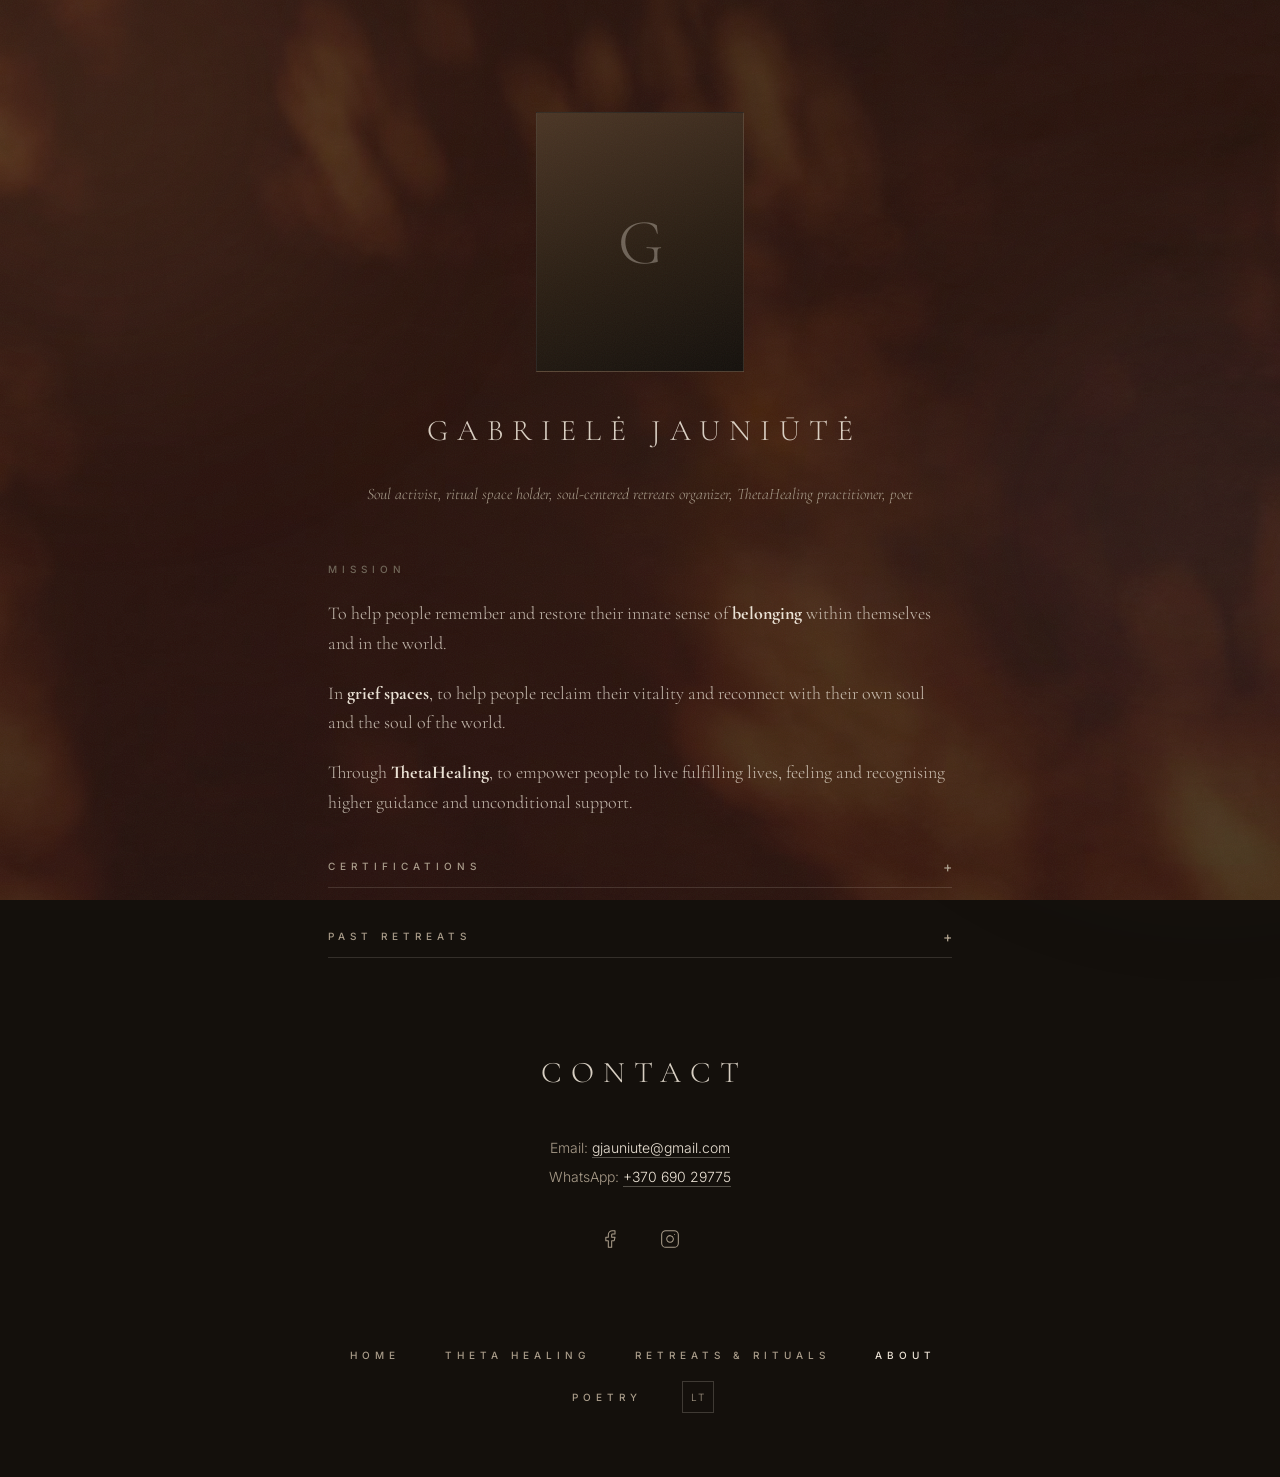
<file: deeplyhuman/about/index.html>
<!doctype html>
<html lang="en" data-lang="en">
<head>
<meta charset="utf-8">
<meta name="viewport" content="width=device-width, initial-scale=1, viewport-fit=cover">
<title>About · Deeply Human</title>
<meta name="description" content="Gabrielė Jauniūtė — soul activist, ritual space holder, retreats organizer, ThetaHealing practitioner and poet.">
<link rel="canonical" href="https://deeplyhuman.eu/about">
<meta property="og:title" content="About · Deeply Human">
<meta property="og:description" content="Gabrielė Jauniūtė — soul activist, ritual space holder, retreats organizer, ThetaHealing practitioner and poet.">
<meta property="og:type" content="website">
<meta property="og:image" content="https://altonsun.com/deeplyhuman/img/sviesos-cover-studio-2.webp">
<meta name="theme-color" content="#14100c">
<link rel="icon" href="../assets/favicon.svg" type="image/svg+xml">
<link rel="preconnect" href="https://fonts.googleapis.com">
<link rel="preconnect" href="https://fonts.gstatic.com" crossorigin>
<link rel="stylesheet" href="https://fonts.googleapis.com/css2?family=Cormorant+Garamond:ital,wght@0,300;0,400;0,500;0,700;1,300;1,400&amp;family=Inter:wght@300;400;500&amp;display=swap">
<link rel="stylesheet" href="../assets/site.css">
<script>try{var l=localStorage.getItem('dh-lang');if(l==='lt'){document.documentElement.setAttribute('data-lang','lt');document.documentElement.lang='lt'}}catch(e){}</script>
</head>
<body class="grain">
<div class="bg" aria-hidden="true"><div class="bg-photo"></div><div class="bg-veil"></div><div class="bg-glow a"></div><div class="bg-glow b"></div></div>
<div class="bg-lamp" aria-hidden="true"></div>
<main class="page">
<!-- Portrait: the original file 404s on deeplyhuman.eu. Drop a photo at img/gabriele-portrait.jpg and swap this div for an <img>. -->
<div class="portrait" role="img" aria-label="Gabrielė Jauniūtė">G</div>
<h1 class="title" style="margin-top:2.5rem">GABRIELĖ JAUNIŪTĖ</h1>
<p class="lede small" lang="en">Soul activist, ritual space holder, soul-centered retreats organizer, ThetaHealing practitioner, poet</p><p class="lede small" lang="lt">Sielos aktyvistė, ritualų erdvės laikytoja, stovyklų organizatorė, ThetaHealing praktikė, poetė</p>
<section class="mission">
  <h2 class="eyebrow"><span lang="en">Mission</span><span lang="lt">Misija</span></h2>
  <div class="copy"><p lang="en">To help people remember and restore their innate sense of <strong>belonging</strong> within themselves and in the world.</p><p lang="lt">Padėti žmonėms prisiminti ir atkurti įgimtą <strong>priklausymo</strong> jausmą sau ir pasauliui.</p><p lang="en">In <strong>grief spaces</strong>, to help people reclaim their vitality and reconnect with their own soul and the soul of the world.</p><p lang="lt"><strong>Gedulo erdvėse</strong> padėti žmonėms susigrąžinti gyvybingumą ir vėl susijungti su savo siela bei pasaulio siela.</p><p lang="en">Through <strong>ThetaHealing</strong>, to empower people to live fulfilling lives, feeling and recognising higher guidance and unconditional support.</p><p lang="lt">Per <strong>ThetaHealing</strong> įgalinti žmones gyventi pilnavertį gyvenimą, jaučiant ir atpažįstant aukštesnį vedimą bei besąlygišką palaikymą.</p></div>
</section>
<div data-acc-group>
<div class="acc">
<button class="acc-btn" type="button" aria-expanded="false" aria-controls="certs"><span lang="en">Certifications</span><span lang="lt">Sertifikatai</span><span class="plus" aria-hidden="true">+</span></button>
<div class="acc-panel" id="certs" hidden><div lang="en"><div class="tl"><div class="tl-row"><span class="tl-year">2026</span><ul><li>"Ancestral Lineage Healing" 12-week training with Erica Nunnally, Jen Hudziec, Larisa Norman and Daniel Foor</li></ul></div><div class="tl-row"><span class="tl-year">2025</span><ul><li>"Awakened Leadership" training with Rick Smith, Bali</li><li>Online training "Entering the Healing Ground: Grief Ritual Leadership Training," designed and led by F. Weller, Holly Truhlar, Erin Geesaman Rabke, Carl Rabke and Alexandre Jodun</li></ul></div><div class="tl-row"><span class="tl-year">2024</span><ul><li>"The Art &amp; Heart of Presentation and Facilitation" training with Rick Smith and Bex Tyrer, Bali</li><li>Completed "Living a Soulful Life", "Alchemy of Initiation", "Apprenticeship with Sorrow" and "Healing Shame" programs by F. Weller</li><li>September — Healing at the Edge: Conscious Living/Dying with RamDev Dale Borglum, Cortes Island, Canada</li><li>Healing at the Edge Online Course: Conscious Living, Conscious Dying, by RamDev Dale Borglum</li></ul></div><div class="tl-row"><span class="tl-year">2023</span><ul><li>Graduate of ART L1 with Rick Smith, Bali</li></ul></div></div></div><div lang="lt"><div class="tl"><div class="tl-row"><span class="tl-year">2026</span><ul><li>12 savaičių mokymai „Ancestral Lineage Healing“ su Erica Nunnally, Jen Hudziec, Larisa Norman ir Daniel Foor</li></ul></div><div class="tl-row"><span class="tl-year">2025</span><ul><li>Mokymai „Awakened Leadership“ su Rick Smith, Balis</li><li>Internetiniai mokymai „Entering the Healing Ground: Grief Ritual Leadership Training“, sukurti ir vedami F. Weller, Holly Truhlar, Erin Geesaman Rabke, Carl Rabke ir Alexandre Jodun</li></ul></div><div class="tl-row"><span class="tl-year">2024</span><ul><li>Mokymai „The Art &amp; Heart of Presentation and Facilitation“ su Rick Smith ir Bex Tyrer, Balis</li><li>Baigtos F. Weller programos „Living a Soulful Life“, „Alchemy of Initiation“, „Apprenticeship with Sorrow“ ir „Healing Shame“</li><li>Rugsėjis — Healing at the Edge: Conscious Living/Dying su RamDev Dale Borglum, Kortezo sala, Kanada</li><li>Internetinis kursas Healing at the Edge: Conscious Living, Conscious Dying, RamDev Dale Borglum</li></ul></div><div class="tl-row"><span class="tl-year">2023</span><ul><li>ART L1 absolventė, mokymai su Rick Smith, Balis</li></ul></div></div></div><p class="eyebrow" style="margin-top:2.5rem">Theta Healing</p><div lang="en"><div class="tl"><div class="tl-row"><span class="tl-year">2026</span><ul><li>ThetaHealing® World Relations, October</li><li>ThetaHealing® Intuitive Anatomy, July</li><li>ThetaHealing® You and the Creator, March</li></ul></div><div class="tl-row"><span class="tl-year">2025</span><ul><li>ThetaHealing® Game of Life, December</li><li>ThetaHealing® Dig Deeper, November</li></ul></div><div class="tl-row"><span class="tl-year">2024</span><ul><li>ThetaHealing® Advanced DNA, November</li><li>ThetaHealing® Basic DNA, November</li></ul></div></div></div><div lang="lt"><div class="tl"><div class="tl-row"><span class="tl-year">2026</span><ul><li>ThetaHealing® World Relations, spalis</li><li>ThetaHealing® Intuitive Anatomy, liepa</li><li>ThetaHealing® You and the Creator, kovas</li></ul></div><div class="tl-row"><span class="tl-year">2025</span><ul><li>ThetaHealing® Game of Life, gruodis</li><li>ThetaHealing® Dig Deeper, lapkritis</li></ul></div><div class="tl-row"><span class="tl-year">2024</span><ul><li>ThetaHealing® Advanced DNA, lapkritis</li><li>ThetaHealing® Basic DNA, lapkritis</li></ul></div></div></div></div>
</div>
<div class="acc">
<button class="acc-btn" type="button" aria-expanded="false" aria-controls="past"><span lang="en">Past retreats</span><span lang="lt">Praėjusios stovyklos</span><span class="plus" aria-hidden="true">+</span></button>
<div class="acc-panel" id="past" hidden><div class="tl"><div class="tl-row"><span class="tl-year">2026</span><ul><li>Vyrų ir Moterų stovykla „Sielos Kaimas“, spalis</li><li>Men and Women international retreat "Soul Village", Lithuania, August</li><li>Moterų stovykla „BELONGING“, gegužė</li></ul></div><div class="tl-row"><span class="tl-year">2025</span><ul><li>Vyrų ir Moterų stovykla „Sielos Kaimas“, lapkritis</li><li>International Men and Women retreat "SoulDeep", Spain, October</li><li>Moterų stovykla „SoulDeep“, Ispanija, rugsėjis</li><li>Vyrų ir Moterų stovykla „Soul Village“, rugpjūtis</li><li>Moterų stovykla „BELONGING“, gegužė</li></ul></div><div class="tl-row"><span class="tl-year">2024</span><ul><li>Vyrų ir Moterų stovykla „BELONGING“, lapkritis</li><li>„AMAZONĖS. Laiškai ir Mylimos“, rugpjūtis</li><li>„AMAZONĖS. Autentiškas ryšys“, rugpjūtis</li></ul></div><div class="tl-row"><span class="tl-year">2023</span><ul><li>„AMAZONĖS. Autentiškas ryšys“, spalis</li><li>„AMAZONĖS. Autentiškas ryšys“, liepa</li></ul></div></div></div>
</div>
</div>
<section class="contact" id="contact"><h2 class="title"><span lang="en">CONTACT</span><span lang="lt">KONTAKTAI</span></h2><div class="contact-lines">
  <p><span lang="en">Email</span><span lang="lt">El. paštas</span>: <a class="link" href="mailto:gjauniute@gmail.com">gjauniute@gmail.com</a></p>
  <p>WhatsApp: <a class="link" href="https://wa.me/37069029775" target="_blank" rel="noopener">+370 690 29775</a></p>
</div>
<div class="social">
  <a href="https://www.facebook.com/gabriele.jauniute.7/" target="_blank" rel="noopener" aria-label="Facebook"><svg viewBox="0 0 24 24" fill="none" stroke="currentColor" stroke-width="1.25" stroke-linecap="round" stroke-linejoin="round" aria-hidden="true"><path d="M18 2h-3a5 5 0 0 0-5 5v3H7v4h3v8h4v-8h3l1-4h-4V7a1 1 0 0 1 1-1h3z"/></svg></a>
  <a href="https://www.instagram.com/gabrielejauniute/" target="_blank" rel="noopener" aria-label="Instagram"><svg viewBox="0 0 24 24" fill="none" stroke="currentColor" stroke-width="1.25" stroke-linecap="round" stroke-linejoin="round" aria-hidden="true"><rect x="2" y="2" width="20" height="20" rx="5"/><path d="M16 11.37A4 4 0 1 1 12.63 8 4 4 0 0 1 16 11.37z"/><line x1="17.5" y1="6.5" x2="17.51" y2="6.5"/></svg></a>
</div></section>
</main>
<nav class="foot" aria-label="Site"><a class="nav-link" href="../"><span lang="en">Home</span><span lang="lt">Pradžia</span></a><a class="nav-link" href="../theta-healing/"><span>Theta Healing</span></a><a class="nav-link" href="../retreats/"><span lang="en">Retreats &amp; Rituals</span><span lang="lt">Stovyklos ir ritualai</span></a><a class="nav-link" href="../about/" aria-current="page"><span lang="en">About</span><span lang="lt">Apie</span></a><a class="nav-link" href="../poetry/"><span lang="en">Poetry</span><span lang="lt">Poezija</span></a><button class="lang-toggle" type="button">LT</button></nav>
<script src="../assets/site.js" defer></script>
</body>
</html>
</file>
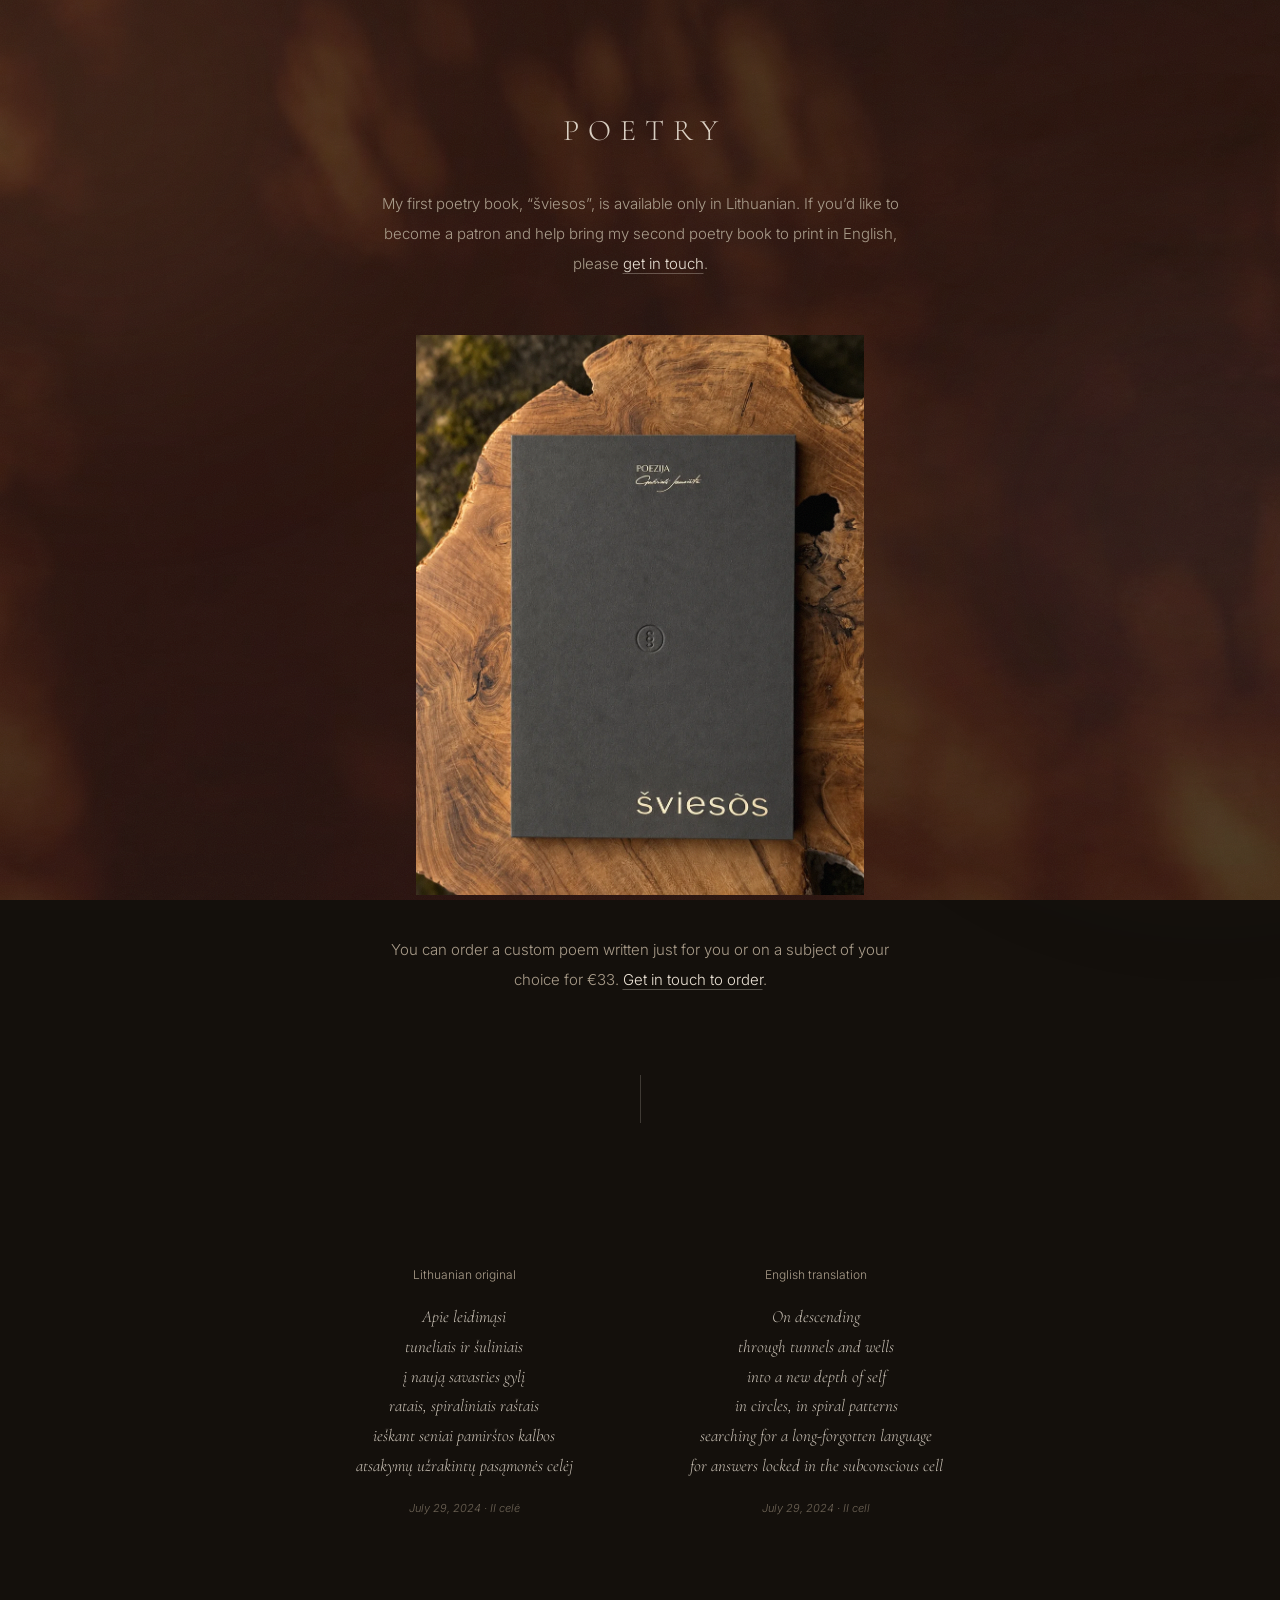
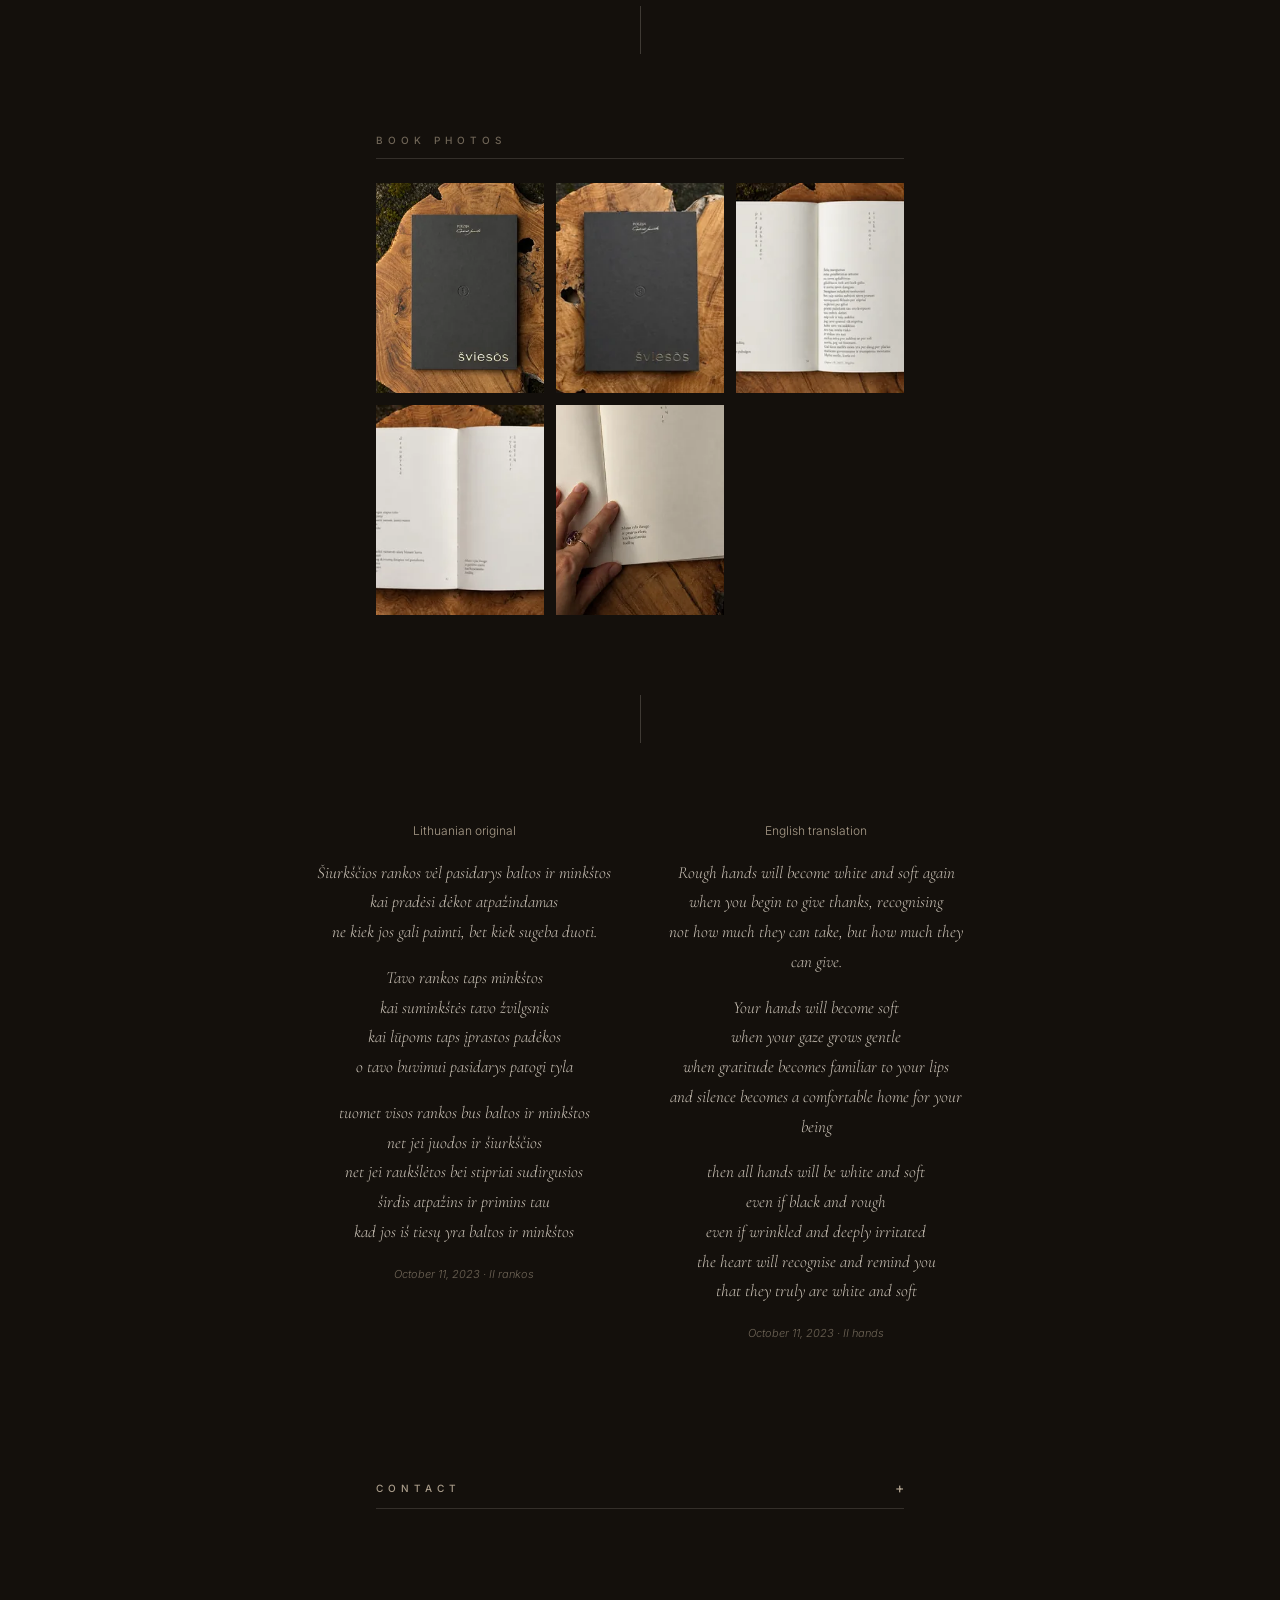
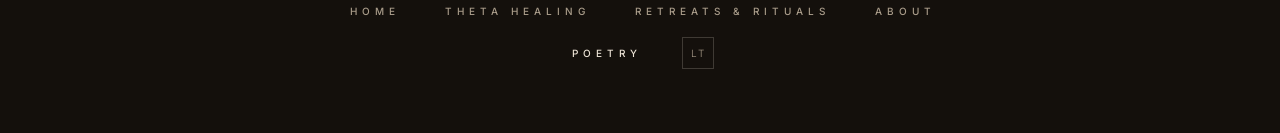
<file: deeplyhuman/poetry/index.html>
<!doctype html>
<html lang="en" data-lang="en">
<head>
<meta charset="utf-8">
<meta name="viewport" content="width=device-width, initial-scale=1, viewport-fit=cover">
<title>Poetry · Deeply Human</title>
<meta name="description" content="„šviesos“ — the first poetry book by Gabrielė Jauniūtė. Limited edition of 200, 127 poems. Custom poems to order.">
<link rel="canonical" href="https://deeplyhuman.eu/poetry">
<meta property="og:title" content="Poetry · Deeply Human">
<meta property="og:description" content="„šviesos“ — the first poetry book by Gabrielė Jauniūtė. Limited edition of 200, 127 poems. Custom poems to order.">
<meta property="og:type" content="website">
<meta property="og:image" content="https://altonsun.com/deeplyhuman/img/sviesos-cover-studio-2.webp">
<meta name="theme-color" content="#14100c">
<link rel="icon" href="../assets/favicon.svg" type="image/svg+xml">
<link rel="preconnect" href="https://fonts.googleapis.com">
<link rel="preconnect" href="https://fonts.gstatic.com" crossorigin>
<link rel="stylesheet" href="https://fonts.googleapis.com/css2?family=Cormorant+Garamond:ital,wght@0,300;0,400;0,500;0,700;1,300;1,400&amp;family=Inter:wght@300;400;500&amp;display=swap">
<link rel="stylesheet" href="../assets/site.css">
<script>try{var l=localStorage.getItem('dh-lang');if(l==='lt'){document.documentElement.setAttribute('data-lang','lt');document.documentElement.lang='lt'}}catch(e){}</script>
</head>
<body class="grain">
<div class="bg" aria-hidden="true"><div class="bg-photo"></div><div class="bg-veil"></div><div class="bg-glow a"></div><div class="bg-glow b"></div></div>
<div class="bg-lamp" aria-hidden="true"></div>
<main class="page narrow">
<h1 class="title"><span lang="en">POETRY</span><span lang="lt">POEZIJA</span></h1>
<div lang="en" class="body" style="margin-top:2.5rem"><p>My first poetry book, “šviesos”, is available only in Lithuanian. If you’d like to become a patron and help bring my second poetry book to print in English, please <a class="link" href="#contact">get in touch</a>.</p></div>
<div lang="lt"><p class="lede">155 puslapiai „šviesos“ pasiruošę tave sutikti, šildyti, atspindėti ir vesti kasdienybėje.</p><p class="body" style="margin-top:2rem">Eilės — priminimai, padedantys įžvelgti ir prisiminti savosios Sielos stiprybę ir šviesą.</p></div>
<img class="cover" src="../img/sviesos-cover-studio-2.webp" width="941" height="1672" alt="Gabrielė Jauniūtė poetry book „šviesos“ — cover photo" data-title-en="Gabrielė Jauniūtė poetry book „šviesos“ — cover photo" data-title-lt="Gabrielės Jauniūtės poezijos knyga „šviesos“ — viršelio nuotrauka">
<div lang="en" class="body" style="margin-top:2.5rem"><p>You can order a custom poem written just for you or on a subject of your choice for €33. <a class="link" href="#contact">Get in touch to order</a>.</p></div>
<div lang="lt"><ul class="facts"><li>Vienetinis leidimas</li><li>Limituotas 200 egzempliorių tiražas</li><li>127 eilėraščiai</li><li>Open spine įrišimas</li><li>Off white tekstūrinis popierius</li></ul><p class="price-tag">Kaina: 33 €</p><p class="body"><a class="link" href="#contact">Užsisakyti knygą</a></p></div>
<div class="rule"></div>
</main>
<div class="page wide" style="padding-top:0;padding-bottom:0"><div class="poem"><div><div lang="en"><p class=poem-label>Lithuanian original</p></div><div lang="lt"></div><div class="poem-text"><p>Apie leidimąsi<br>tuneliais ir šuliniais<br>į naują savasties gylį<br>ratais, spiraliniais raštais<br>ieškant seniai pamirštos kalbos<br>atsakymų užrakintų pasąmonės celėj</p></div><p class="poem-date"><span lang="en">July 29, 2024 · II celė</span><span lang="lt">Liepos 29, 2024 · II celė</span></p></div><div lang="en"><p class="poem-label">English translation</p><div class="poem-text"><p>On descending<br>through tunnels and wells<br>into a new depth of self<br>in circles, in spiral patterns<br>searching for a long-forgotten language<br>for answers locked in the subconscious cell</p></div><p class="poem-date">July 29, 2024 · II cell</p></div></div></div>
<main class="page narrow" style="padding-top:0;padding-bottom:0">
<div class="rule"></div>
<section style="text-align:left"><h2 class="eyebrow acc-heading" style="margin-top:0"><span lang="en">Book photos</span><span lang="lt">Knygos nuotraukos</span></h2><div class="thumbs"><button type="button" data-full="../img/sviesos-1910-studio-full.webp"><img src="../img/sviesos-1910-studio-thumb.webp" alt="Poetry book „šviesos“ — cover on a wooden slab" loading="lazy"></button><button type="button" data-full="../img/sviesos-1924-studio-full.webp"><img src="../img/sviesos-1924-studio-thumb.webp" alt="Poetry book „šviesos“ — on a wooden tray" loading="lazy"></button><button type="button" data-full="../img/sviesos-1915-studio-full.webp"><img src="../img/sviesos-1915-studio-thumb.webp" alt="Poetry book „šviesos“ — opened to a poem" loading="lazy"></button><button type="button" data-full="../img/sviesos-1926-studio-full.webp"><img src="../img/sviesos-1926-studio-thumb.webp" alt="Poetry book „šviesos“ — open pages in warm light" loading="lazy"></button><button type="button" data-full="../img/sviesos-1916-studio-full.webp"><img src="../img/sviesos-1916-studio-thumb.webp" alt="Poetry book „šviesos“ — a hand turning a page" loading="lazy"></button></div></section>
<div class="rule"></div>
</main>
<div class="page wide" style="padding-top:0;padding-bottom:0"><div class="poem"><div><div lang="en"><p class=poem-label>Lithuanian original</p></div><div lang="lt"></div><div class="poem-text"><p>Šiurkščios rankos vėl pasidarys baltos ir minkštos<br>kai pradėsi dėkot atpažindamas<br>ne kiek jos gali paimti, bet kiek sugeba duoti.</p><p>Tavo rankos taps minkštos<br>kai suminkštės tavo žvilgsnis<br>kai lūpoms taps įprastos padėkos<br>o tavo buvimui pasidarys patogi tyla</p><p>tuomet visos rankos bus baltos ir minkštos<br>net jei juodos ir šiurkščios<br>net jei raukšlėtos bei stipriai sudirgusios<br>širdis atpažins ir primins tau<br>kad jos iš tiesų yra baltos ir minkštos</p></div><p class="poem-date"><span lang="en">October 11, 2023 · II rankos</span><span lang="lt">Spalio 11, 2023 · II rankos</span></p></div><div lang="en"><p class="poem-label">English translation</p><div class="poem-text"><p>Rough hands will become white and soft again<br>when you begin to give thanks, recognising<br>not how much they can take, but how much they can give.</p><p>Your hands will become soft<br>when your gaze grows gentle<br>when gratitude becomes familiar to your lips<br>and silence becomes a comfortable home for your being</p><p>then all hands will be white and soft<br>even if black and rough<br>even if wrinkled and deeply irritated<br>the heart will recognise and remind you<br>that they truly are white and soft</p></div><p class="poem-date">October 11, 2023 · II hands</p></div></div></div>
<main class="page narrow" style="padding-top:2rem"><section class="contact acc" id="contact">
<button class="acc-btn" type="button" aria-expanded="false" aria-controls="contact-panel"><span lang="en">Contact</span><span lang="lt">Kontaktai</span><span class="plus" aria-hidden="true">+</span></button>
<div class="acc-panel" id="contact-panel" hidden><div class="contact-lines">
  <p><span lang="en">Email</span><span lang="lt">El. paštas</span>: <a class="link" href="mailto:gjauniute@gmail.com">gjauniute@gmail.com</a></p>
  <p>WhatsApp: <a class="link" href="https://wa.me/37069029775" target="_blank" rel="noopener">+370 690 29775</a></p>
</div>
<div class="social">
  <a href="https://www.facebook.com/gabriele.jauniute.7/" target="_blank" rel="noopener" aria-label="Facebook"><svg viewBox="0 0 24 24" fill="none" stroke="currentColor" stroke-width="1.25" stroke-linecap="round" stroke-linejoin="round" aria-hidden="true"><path d="M18 2h-3a5 5 0 0 0-5 5v3H7v4h3v8h4v-8h3l1-4h-4V7a1 1 0 0 1 1-1h3z"/></svg></a>
  <a href="https://www.instagram.com/gabrielejauniute/" target="_blank" rel="noopener" aria-label="Instagram"><svg viewBox="0 0 24 24" fill="none" stroke="currentColor" stroke-width="1.25" stroke-linecap="round" stroke-linejoin="round" aria-hidden="true"><rect x="2" y="2" width="20" height="20" rx="5"/><path d="M16 11.37A4 4 0 1 1 12.63 8 4 4 0 0 1 16 11.37z"/><line x1="17.5" y1="6.5" x2="17.51" y2="6.5"/></svg></a>
</div></div>
</section></main>
<div class="lb" role="dialog" aria-modal="true" aria-label="Book photos">
  <button class="icon-btn close" type="button" aria-label="Close">✕</button>
  <img alt="">
  <div class="bar"><button class="icon-btn prev" type="button" aria-label="Previous photo"><svg viewBox="0 0 24 24" fill="none" stroke="currentColor" stroke-width="1.5" stroke-linecap="round" stroke-linejoin="round" aria-hidden="true"><path d="M19 12H5M12 19l-7-7 7-7"/></svg></button><span class="count"></span><button class="icon-btn next" type="button" aria-label="Next photo"><svg viewBox="0 0 24 24" fill="none" stroke="currentColor" stroke-width="1.5" stroke-linecap="round" stroke-linejoin="round" aria-hidden="true"><path d="M5 12h14M12 5l7 7-7 7"/></svg></button></div>
</div>
<nav class="foot" aria-label="Site"><a class="nav-link" href="../"><span lang="en">Home</span><span lang="lt">Pradžia</span></a><a class="nav-link" href="../theta-healing/"><span>Theta Healing</span></a><a class="nav-link" href="../retreats/"><span lang="en">Retreats &amp; Rituals</span><span lang="lt">Stovyklos ir ritualai</span></a><a class="nav-link" href="../about/"><span lang="en">About</span><span lang="lt">Apie</span></a><a class="nav-link" href="../poetry/" aria-current="page"><span lang="en">Poetry</span><span lang="lt">Poezija</span></a><button class="lang-toggle" type="button">LT</button></nav>
<script src="../assets/site.js" defer></script>
</body>
</html>
</file>
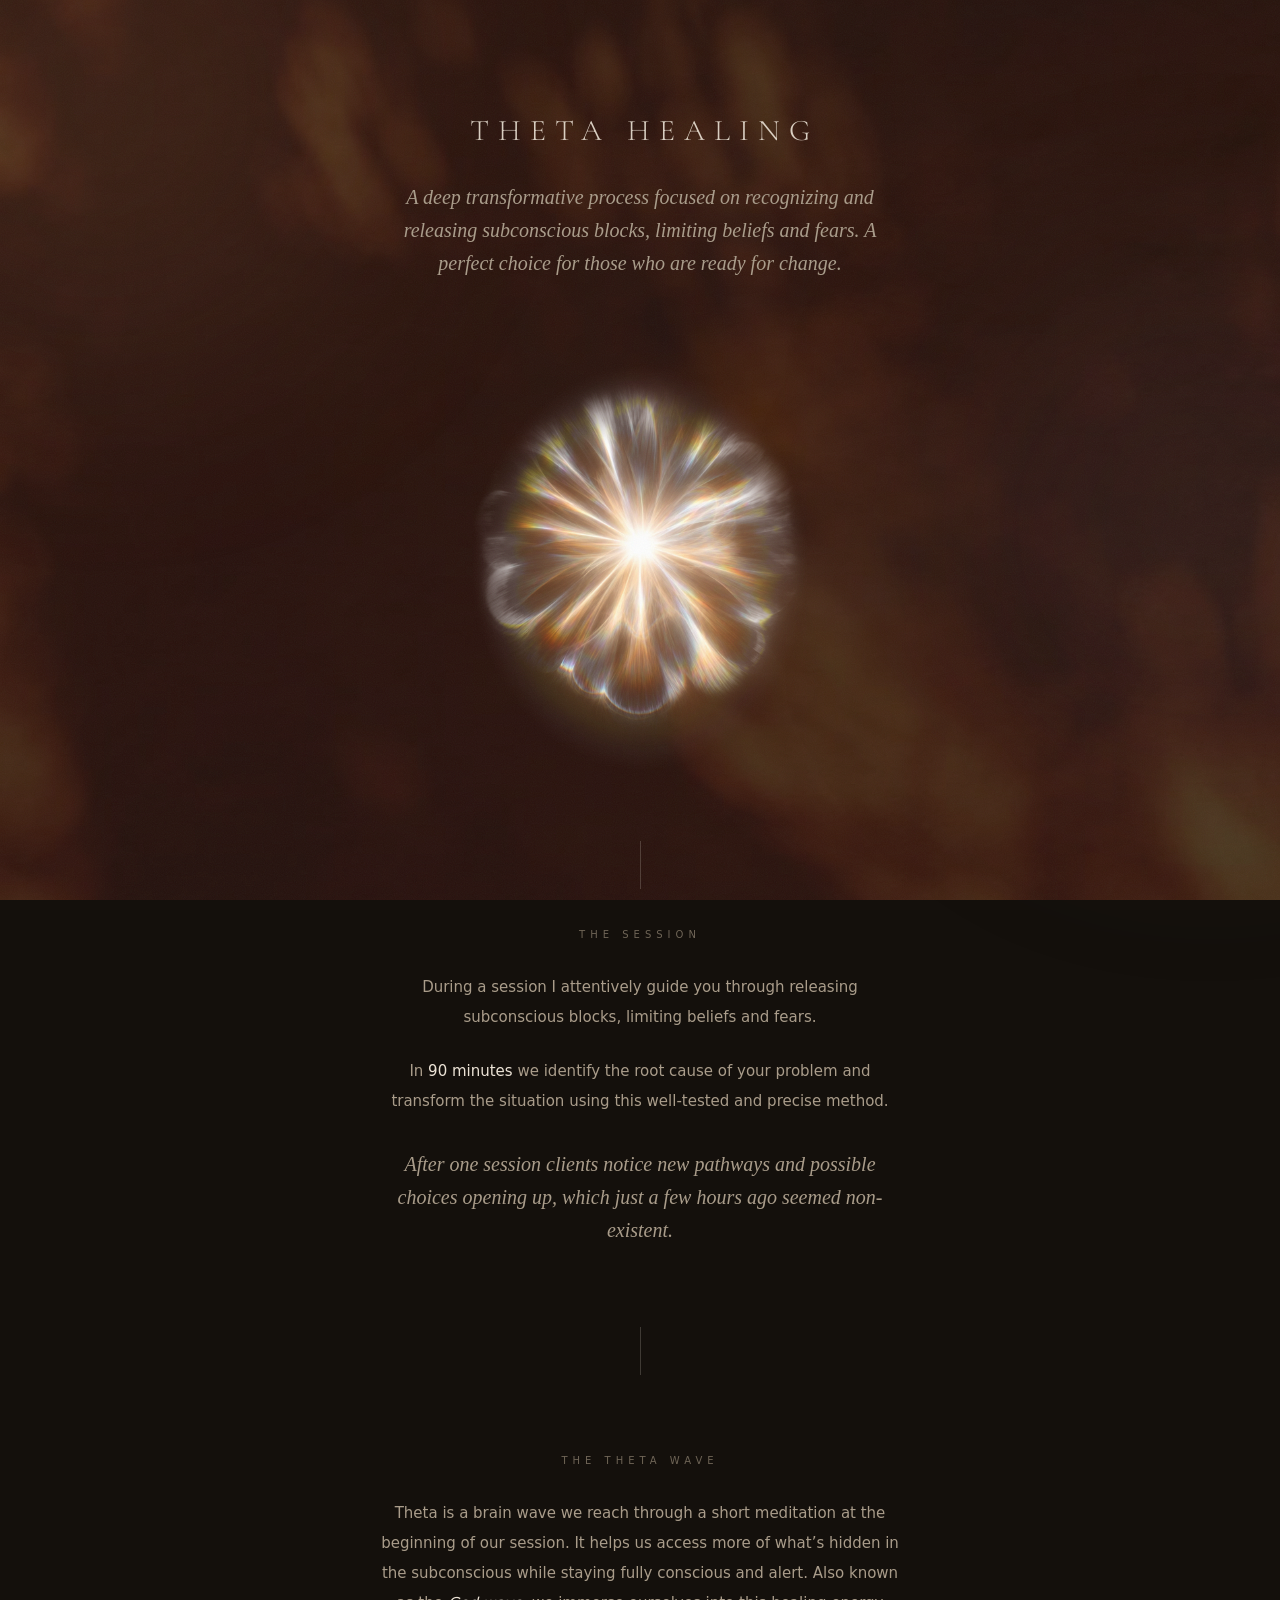
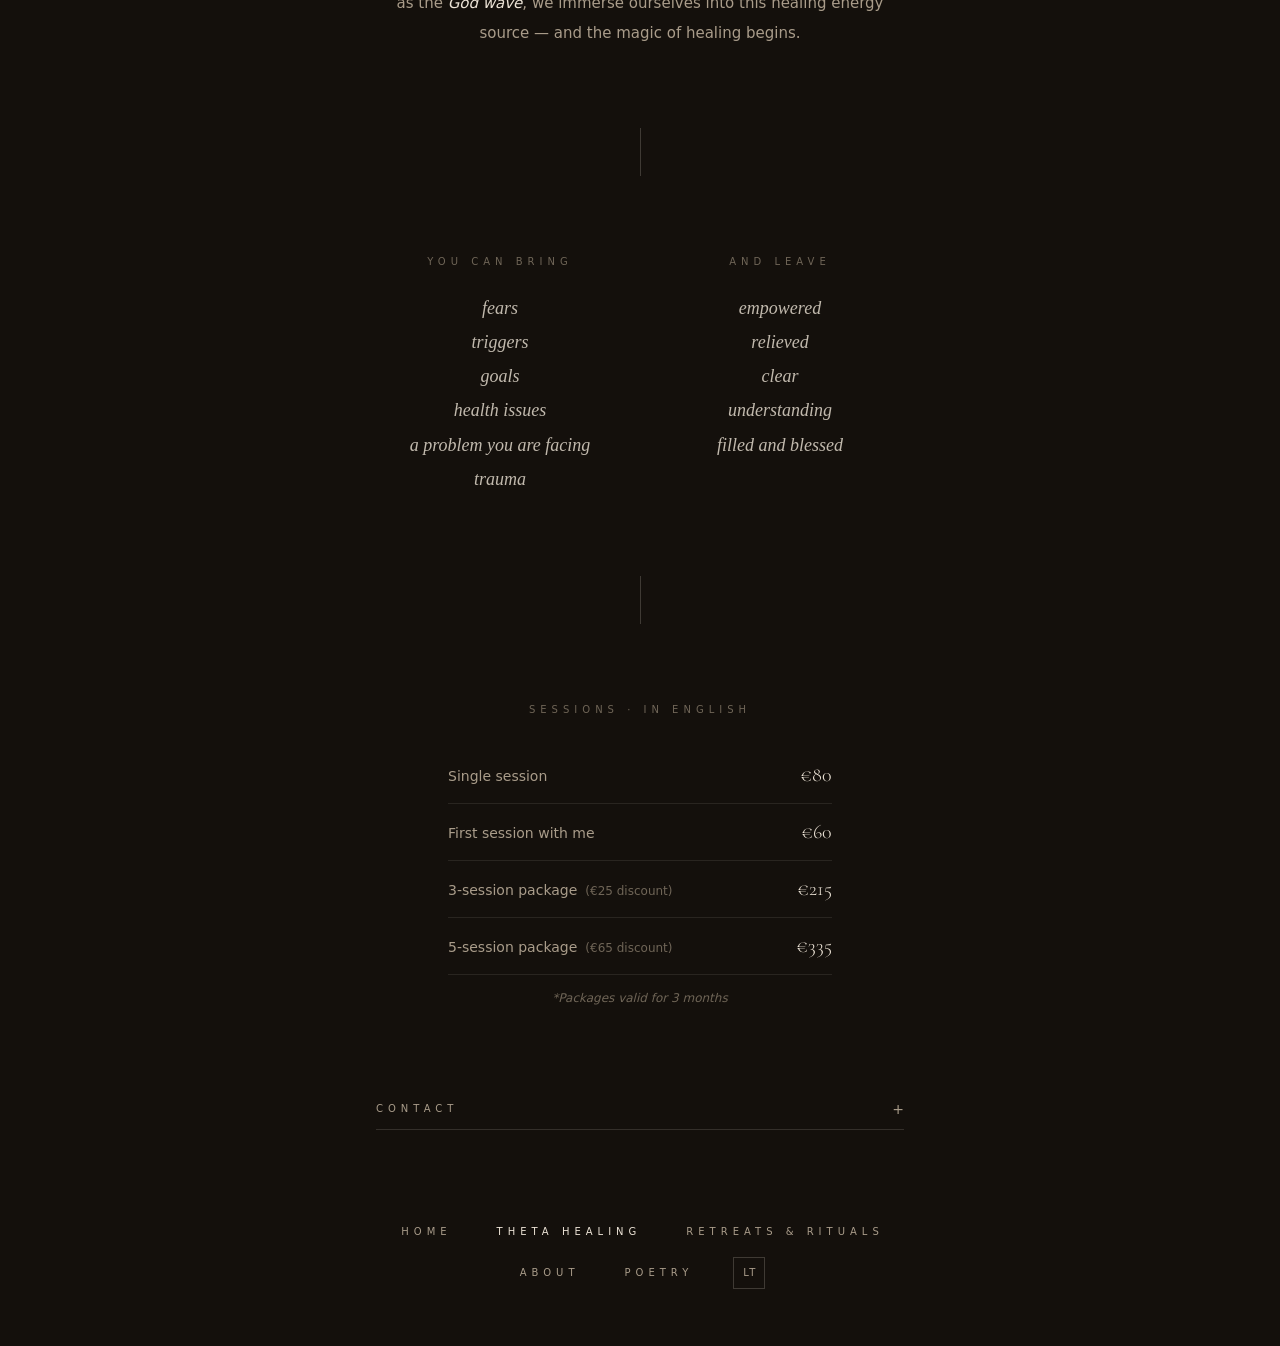
<file: deeplyhuman/private-sessions/index.html>
<!doctype html><meta charset="utf-8"><meta http-equiv="refresh" content="0; url=../theta-healing/"><link rel="canonical" href="../theta-healing/"><title>Theta Healing</title><a href="../theta-healing/">Theta Healing</a>
</file>
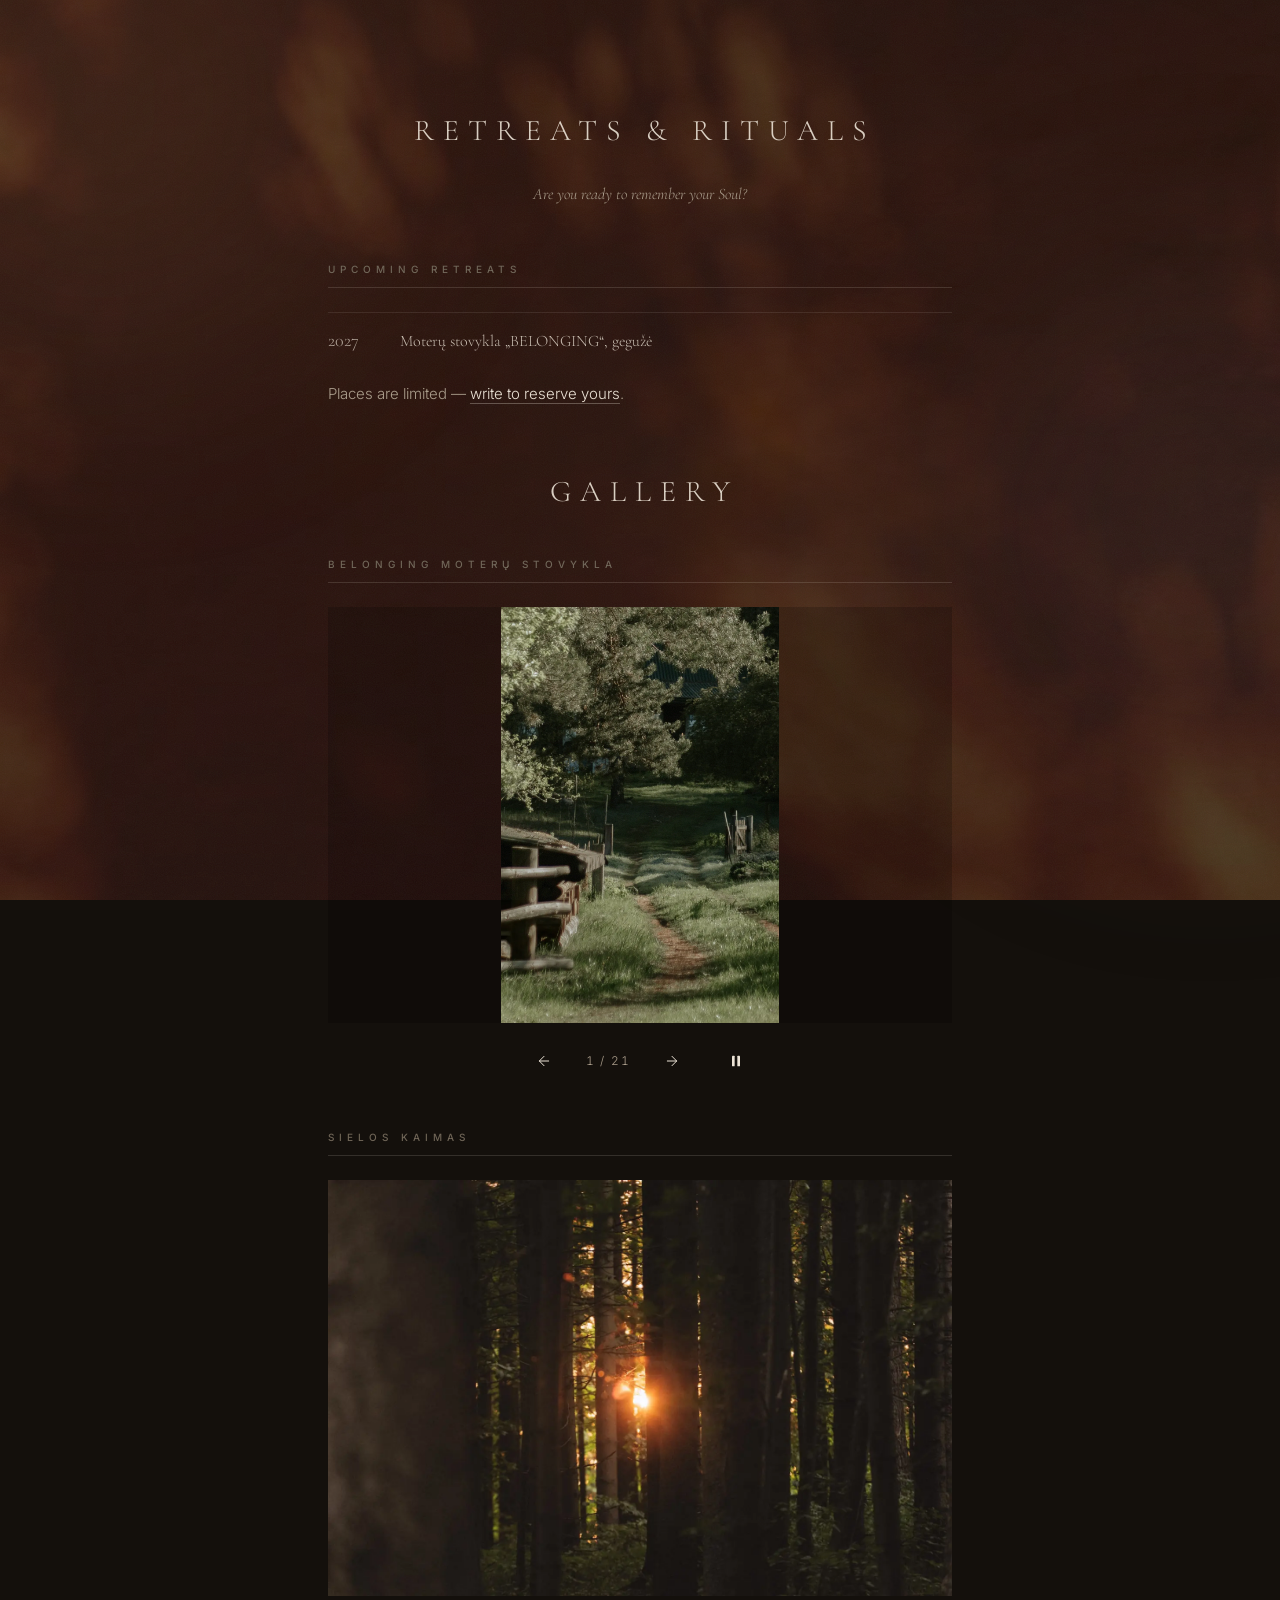
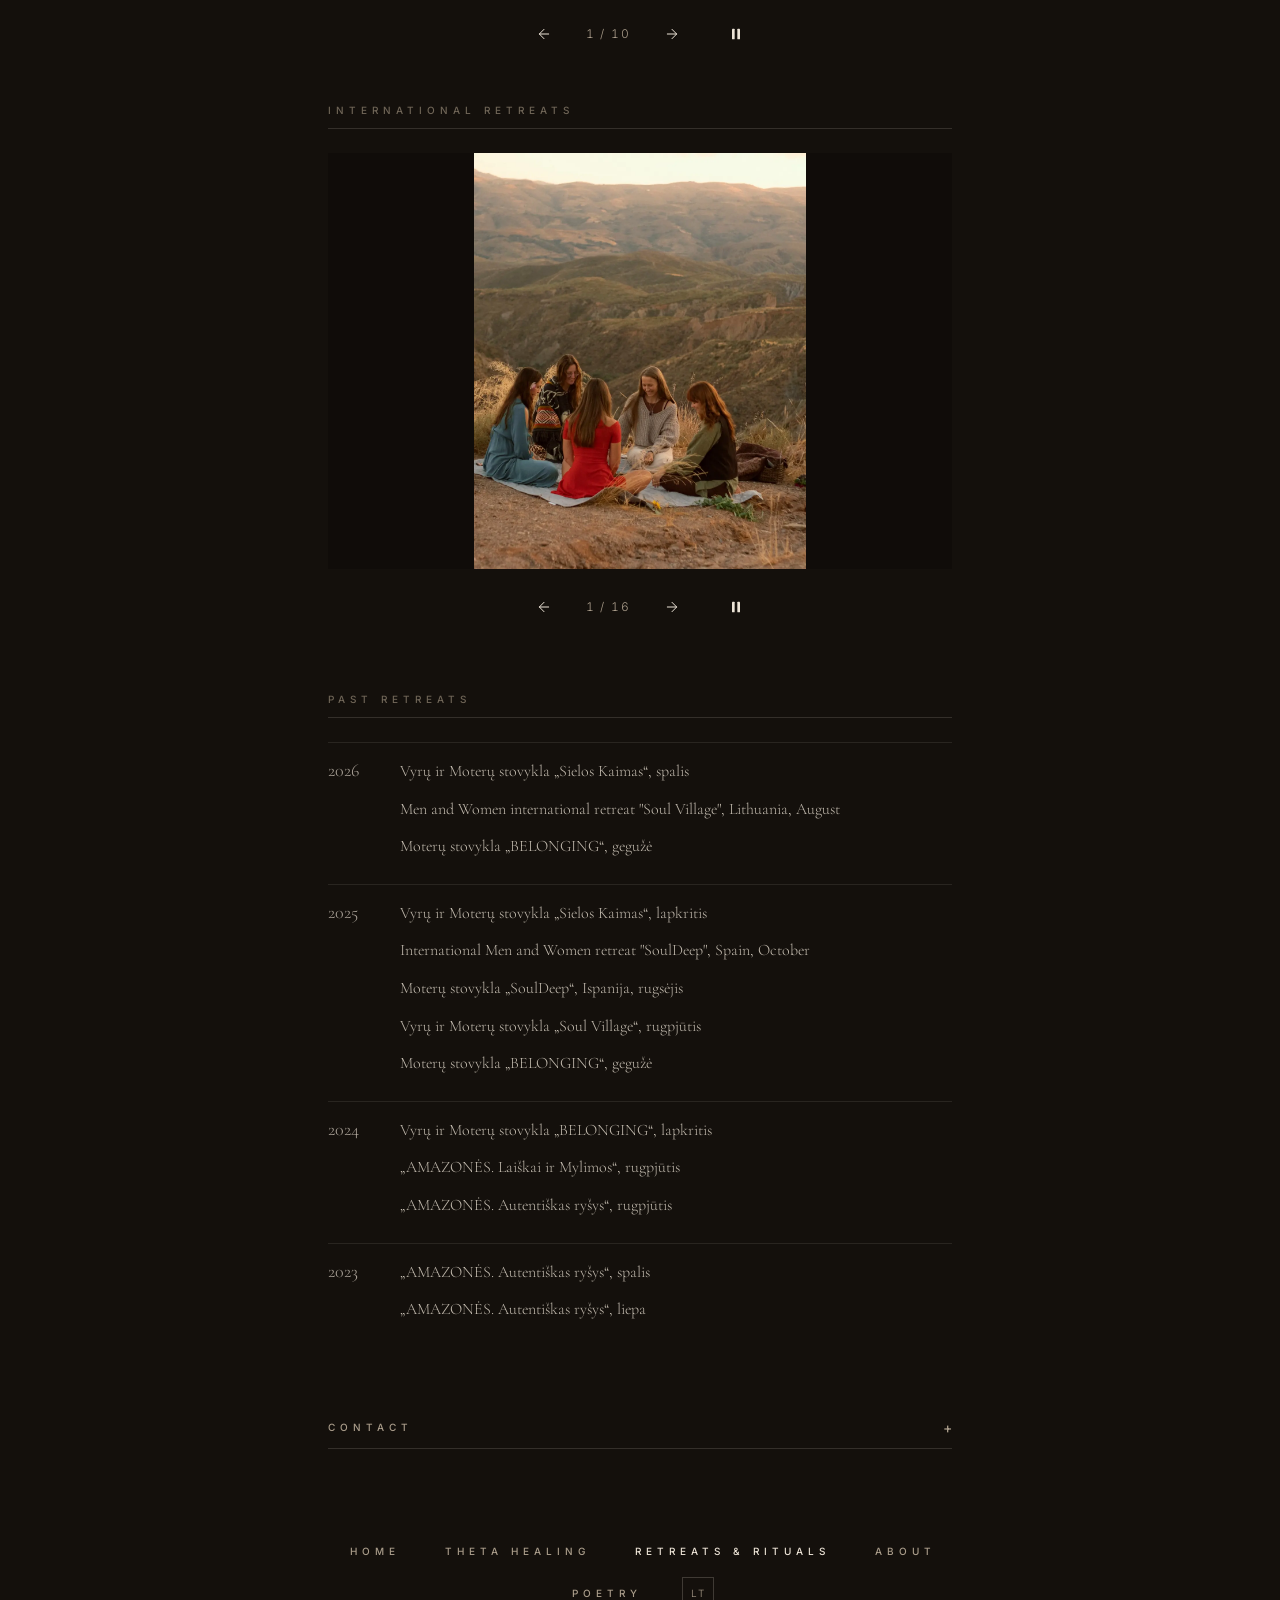
<file: deeplyhuman/retreats/index.html>
<!doctype html>
<html lang="en" data-lang="en">
<head>
<meta charset="utf-8">
<meta name="viewport" content="width=device-width, initial-scale=1, viewport-fit=cover">
<title>Retreats & Rituals · Deeply Human</title>
<meta name="description" content="Soul-centered retreats and rituals with Gabrielė Jauniūtė — Belonging, Sielos Kaimas (Soul Village) and international retreats.">
<link rel="canonical" href="https://deeplyhuman.eu/retreats">
<meta property="og:title" content="Retreats & Rituals · Deeply Human">
<meta property="og:description" content="Soul-centered retreats and rituals with Gabrielė Jauniūtė — Belonging, Sielos Kaimas (Soul Village) and international retreats.">
<meta property="og:type" content="website">
<meta property="og:image" content="https://altonsun.com/deeplyhuman/img/sviesos-cover-studio-2.webp">
<meta name="theme-color" content="#14100c">
<link rel="icon" href="../assets/favicon.svg" type="image/svg+xml">
<link rel="preconnect" href="https://fonts.googleapis.com">
<link rel="preconnect" href="https://fonts.gstatic.com" crossorigin>
<link rel="stylesheet" href="https://fonts.googleapis.com/css2?family=Cormorant+Garamond:ital,wght@0,300;0,400;0,500;0,700;1,300;1,400&amp;family=Inter:wght@300;400;500&amp;display=swap">
<link rel="stylesheet" href="../assets/site.css">
<script>try{var l=localStorage.getItem('dh-lang');if(l==='lt'){document.documentElement.setAttribute('data-lang','lt');document.documentElement.lang='lt'}}catch(e){}</script>
</head>
<body class="grain">
<div class="bg" aria-hidden="true"><div class="bg-photo"></div><div class="bg-veil"></div><div class="bg-glow a"></div><div class="bg-glow b"></div></div>
<div class="bg-lamp" aria-hidden="true"></div>
<main class="page">
<h1 class="title"><span lang="en">RETREATS &amp; RITUALS</span><span lang="lt">STOVYKLOS IR RITUALAI</span></h1>
<p class="lede small" lang="en">Are you ready to remember your Soul?</p><p class="lede small" lang="lt">Ar esi pasiruošusi(-ęs) prisiminti savo Sielą?</p>
<section class="acc" style="margin-top:3.5rem">
  <h2 class="eyebrow acc-heading" style="margin-top:0"><span lang="en">Upcoming retreats</span><span lang="lt">Ateinančios stovyklos</span></h2>
  <div class="tl"><div class="tl-row"><span class="tl-year">2027</span><ul><li>Moterų stovykla „BELONGING“, gegužė</li></ul></div></div>
  <p class="body" style="text-align:left"><span lang="en">Places are limited — <a class="link" href="#contact">write to reserve yours</a>.</span><span lang="lt">Vietų skaičius ribotas — <a class="link" href="#contact">parašyk ir rezervuok savo vietą</a>.</span></p>
</section>
<h2 class="title" style="margin-top:4rem"><span lang="en">GALLERY</span><span lang="lt">GALERIJA</span></h2>
<section class="show" aria-roledescription="carousel" aria-labelledby="g1">
<h3 class="eyebrow acc-heading" id="g1" style="margin-top:0">Belonging moterų stovykla</h3>
<div class="show-stage"><img src="../img/belonging-extra-10-full.webp" alt="A quiet green path beside a wooden fence — Belonging moterų stovykla — women’s retreat with Gabrielė Jauniūtė" decoding="async"><img data-src="../img/belonging-0639-full.webp" alt="Women gathered outdoors for a quiet practice — Belonging moterų stovykla — women’s retreat with Gabrielė Jauniūtė" decoding="async"><img data-src="../img/belonging-0645-full.webp" alt="Participants sharing food together at Belonging — Belonging moterų stovykla — women’s retreat with Gabrielė Jauniūtė" decoding="async"><img data-src="../img/belonging-0647-full.webp" alt="A circle of women resting together inside the retreat house — Belonging moterų stovykla — women’s retreat with Gabrielė Jauniūtė" decoding="async"><img data-src="../img/belonging-1409-full.webp" alt="A circle gathered around a fire at night — Belonging moterų stovykla — women’s retreat with Gabrielė Jauniūtė" decoding="async"><img data-src="../img/belonging-1418-full.webp" alt="A candlelit gathering beneath the wooden pavilion — Belonging moterų stovykla — women’s retreat with Gabrielė Jauniūtė" decoding="async"><img data-src="../img/belonging-7232-full.webp" alt="A woman in a hat inside the retreat house — Belonging moterų stovykla — women’s retreat with Gabrielė Jauniūtė" decoding="async"><img data-src="../img/belonging-7604-full.webp" alt="Women standing beside an evening fire outside the retreat house — Belonging moterų stovykla — women’s retreat with Gabrielė Jauniūtė" decoding="async"><img data-src="../img/belonging-extra-01-full.webp" alt="Women gathered around candles and greenery for a ritual — Belonging moterų stovykla — women’s retreat with Gabrielė Jauniūtė" decoding="async"><img data-src="../img/belonging-extra-02-full.webp" alt="A quiet embrace beside a candlelit ritual circle — Belonging moterų stovykla — women’s retreat with Gabrielė Jauniūtė" decoding="async"><img data-src="../img/belonging-extra-03-full.webp" alt="Women walking together along a forest path — Belonging moterų stovykla — women’s retreat with Gabrielė Jauniūtė" decoding="async"><img data-src="../img/belonging-extra-04-full.webp" alt="A circle of women sharing a forest practice — Belonging moterų stovykla — women’s retreat with Gabrielė Jauniūtė" decoding="async"><img data-src="../img/belonging-extra-05-full.webp" alt="The Belonging group laughing together outside the retreat house — Belonging moterų stovykla — women’s retreat with Gabrielė Jauniūtė" decoding="async"><img data-src="../img/belonging-extra-06-full.webp" alt="An embrace in the warm evening light — Belonging moterų stovykla — women’s retreat with Gabrielė Jauniūtė" decoding="async"><img data-src="../img/belonging-extra-07-full.webp" alt="Women sharing a meal around the retreat table — Belonging moterų stovykla — women’s retreat with Gabrielė Jauniūtė" decoding="async"><img data-src="../img/belonging-extra-08-full.webp" alt="A gathering inside the sunlit wooden retreat house — Belonging moterų stovykla — women’s retreat with Gabrielė Jauniūtė" decoding="async"><img data-src="../img/belonging-extra-09-full.webp" alt="An evening sharing circle inside the retreat house — Belonging moterų stovykla — women’s retreat with Gabrielė Jauniūtė" decoding="async"><img data-src="../img/belonging-3010-full.webp" alt="A woman looking across the still lake beside a boat — Belonging moterų stovykla — women’s retreat with Gabrielė Jauniūtė" decoding="async"><img data-src="../img/belonging-extra-11-full.webp" alt="Two women sharing a moment together in the sunlit forest — Belonging moterų stovykla — women’s retreat with Gabrielė Jauniūtė" decoding="async"><img data-src="../img/belonging-0638-full.webp" alt="Women sharing a warm embrace inside the wooden retreat house — Belonging moterų stovykla — women’s retreat with Gabrielė Jauniūtė" decoding="async"><img data-src="../img/belonging-0675-full.webp" alt="The Belonging retreat group photographed in black and white — Belonging moterų stovykla — women’s retreat with Gabrielė Jauniūtė" decoding="async"></div>
<div class="show-ctrl">
  <button class="icon-btn prev" type="button" aria-label="Previous photo"><svg viewBox="0 0 24 24" fill="none" stroke="currentColor" stroke-width="1.5" stroke-linecap="round" stroke-linejoin="round" aria-hidden="true"><path d="M19 12H5M12 19l-7-7 7-7"/></svg></button>
  <span class="count" aria-live="polite">1 / 21</span>
  <button class="icon-btn next" type="button" aria-label="Next photo"><svg viewBox="0 0 24 24" fill="none" stroke="currentColor" stroke-width="1.5" stroke-linecap="round" stroke-linejoin="round" aria-hidden="true"><path d="M5 12h14M12 5l7 7-7 7"/></svg></button>
  <button class="icon-btn play" type="button" aria-label="Play slideshow"></button>
</div>
</section>
<section class="show" aria-roledescription="carousel" aria-labelledby="g2">
<h3 class="eyebrow acc-heading" id="g2" style="margin-top:0">Sielos kaimas</h3>
<div class="show-stage"><img src="../img/sielos-kaimas-2026-06-full.webp" alt="Sunlight shining through the forest trees — Sielos kaimas (Soul Village) stovykla 2026 with Gabrielė Jauniūtė" decoding="async"><img data-src="../img/sielos-kaimas-2026-07-full.webp" alt="An outdoor circle on the grass beside the water — Sielos kaimas (Soul Village) stovykla 2026 with Gabrielė Jauniūtė" decoding="async"><img data-src="../img/sielos-kaimas-2026-01-full.webp" alt="A warm embrace at Sielos kaimas — Sielos kaimas (Soul Village) stovykla 2026 with Gabrielė Jauniūtė" decoding="async"><img data-src="../img/sielos-kaimas-2026-02-full.webp" alt="Retreat participants gathering in the forest — Sielos kaimas (Soul Village) stovykla 2026 with Gabrielė Jauniūtė" decoding="async"><img data-src="../img/sielos-kaimas-2026-04-full.webp" alt="A close circle sharing a moment of connection — Sielos kaimas (Soul Village) stovykla 2026 with Gabrielė Jauniūtė" decoding="async"><img data-src="../img/sielos-kaimas-2026-08-full.webp" alt="Participants gathered around an evening fire — Sielos kaimas (Soul Village) stovykla 2026 with Gabrielė Jauniūtė" decoding="async"><img data-src="../img/sielos-kaimas-2026-09-full.webp" alt="A joyful embrace photographed in black and white — Sielos kaimas (Soul Village) stovykla 2026 with Gabrielė Jauniūtė" decoding="async"><img data-src="../img/sielos-kaimas-2026-10-full.webp" alt="Retreat participants sharing an embrace in a circle — Sielos kaimas (Soul Village) stovykla 2026 with Gabrielė Jauniūtė" decoding="async"><img data-src="../img/sielos-kaimas-2026-03-full.webp" alt="The Sielos kaimas group together indoors — Sielos kaimas (Soul Village) stovykla 2026 with Gabrielė Jauniūtė" decoding="async"><img data-src="../img/sielos-kaimas-2026-05-full.webp" alt="A black-and-white portrait of the retreat group — Sielos kaimas (Soul Village) stovykla 2026 with Gabrielė Jauniūtė" decoding="async"></div>
<div class="show-ctrl">
  <button class="icon-btn prev" type="button" aria-label="Previous photo"><svg viewBox="0 0 24 24" fill="none" stroke="currentColor" stroke-width="1.5" stroke-linecap="round" stroke-linejoin="round" aria-hidden="true"><path d="M19 12H5M12 19l-7-7 7-7"/></svg></button>
  <span class="count" aria-live="polite">1 / 10</span>
  <button class="icon-btn next" type="button" aria-label="Next photo"><svg viewBox="0 0 24 24" fill="none" stroke="currentColor" stroke-width="1.5" stroke-linecap="round" stroke-linejoin="round" aria-hidden="true"><path d="M5 12h14M12 5l7 7-7 7"/></svg></button>
  <button class="icon-btn play" type="button" aria-label="Play slideshow"></button>
</div>
</section>
<section class="show" aria-roledescription="carousel" aria-labelledby="g3">
<h3 class="eyebrow acc-heading" id="g3" style="margin-top:0"><span lang="en">International Retreats</span><span lang="lt">Tarptautinės stovyklos</span></h3>
<div class="show-stage"><img src="../img/retreat-2026-img_8403-full.webp" alt="Women sitting together above a sunlit valley — International Retreats 2026 with Gabrielė Jauniūtė" decoding="async"><img data-src="../img/retreat-2026-img_8394-full.webp" alt="Three women smiling together, in black and white — International Retreats 2026 with Gabrielė Jauniūtė" decoding="async"><img data-src="../img/retreat-2026-img_0714-full.webp" alt="An embrace in the golden hillside grass — International Retreats 2026 with Gabrielė Jauniūtė" decoding="async"><img data-src="../img/retreat-2026-img_0724-full.webp" alt="Women raising their arms in a hillside circle — International Retreats 2026 with Gabrielė Jauniūtė" decoding="async"><img data-src="../img/retreat-2026-img_6091-full.webp" alt="Retreat participants gathered in a sharing circle — International Retreats 2026 with Gabrielė Jauniūtė" decoding="async"><img data-src="../img/retreat-2026-img_6291-full.webp" alt="A quiet outdoor movement practice — International Retreats 2026 with Gabrielė Jauniūtė" decoding="async"><img data-src="../img/retreat-2026-img_8387-full.webp" alt="A small circle resting beneath the trees — International Retreats 2026 with Gabrielė Jauniūtė" decoding="async"><img data-src="../img/retreat-2026-img_8422-full.webp" alt="An outdoor group yoga practice — International Retreats 2026 with Gabrielė Jauniūtė" decoding="async"><img data-src="../img/retreat-2026-img_8425-full.webp" alt="A retreat gathering beneath the woodland canopy — International Retreats 2026 with Gabrielė Jauniūtė" decoding="async"><img data-src="../img/retreat-2026-img_8426-full.webp" alt="Hands gathered around a circle of walnuts — International Retreats 2026 with Gabrielė Jauniūtė" decoding="async"><img data-src="../img/retreat-2026-img_8432-full.webp" alt="A women&#x27;s ritual overlooking the mountains — International Retreats 2026 with Gabrielė Jauniūtė" decoding="async"><img data-src="../img/retreat-2026-img_8438-full.webp" alt="Two women sharing a joyful embrace, in black and white — International Retreats 2026 with Gabrielė Jauniūtė" decoding="async"><img data-src="../img/retreat-2026-img_8484-full.webp" alt="A quiet drumming ritual among the trees — International Retreats 2026 with Gabrielė Jauniūtė" decoding="async"><img data-src="../img/retreat-2026-img_8485-full.webp" alt="Women holding a ritual in the wooded valley — International Retreats 2026 with Gabrielė Jauniūtė" decoding="async"><img data-src="../img/retreat-2026-img_0719-full.webp" alt="A ritual beside the sunlit rock formations — International Retreats 2026 with Gabrielė Jauniūtė" decoding="async"><img data-src="../img/retreat-2026-img_6858-full.webp" alt="Retreat participants together in the countryside — International Retreats 2026 with Gabrielė Jauniūtė" decoding="async"></div>
<div class="show-ctrl">
  <button class="icon-btn prev" type="button" aria-label="Previous photo"><svg viewBox="0 0 24 24" fill="none" stroke="currentColor" stroke-width="1.5" stroke-linecap="round" stroke-linejoin="round" aria-hidden="true"><path d="M19 12H5M12 19l-7-7 7-7"/></svg></button>
  <span class="count" aria-live="polite">1 / 16</span>
  <button class="icon-btn next" type="button" aria-label="Next photo"><svg viewBox="0 0 24 24" fill="none" stroke="currentColor" stroke-width="1.5" stroke-linecap="round" stroke-linejoin="round" aria-hidden="true"><path d="M5 12h14M12 5l7 7-7 7"/></svg></button>
  <button class="icon-btn play" type="button" aria-label="Play slideshow"></button>
</div>
</section>
<section class="acc" style="margin-top:4rem">
  <h2 class="eyebrow acc-heading" style="margin-top:0"><span lang="en">Past retreats</span><span lang="lt">Praėjusios stovyklos</span></h2>
  <div class="tl"><div class="tl-row"><span class="tl-year">2026</span><ul><li>Vyrų ir Moterų stovykla „Sielos Kaimas“, spalis</li><li>Men and Women international retreat "Soul Village", Lithuania, August</li><li>Moterų stovykla „BELONGING“, gegužė</li></ul></div><div class="tl-row"><span class="tl-year">2025</span><ul><li>Vyrų ir Moterų stovykla „Sielos Kaimas“, lapkritis</li><li>International Men and Women retreat "SoulDeep", Spain, October</li><li>Moterų stovykla „SoulDeep“, Ispanija, rugsėjis</li><li>Vyrų ir Moterų stovykla „Soul Village“, rugpjūtis</li><li>Moterų stovykla „BELONGING“, gegužė</li></ul></div><div class="tl-row"><span class="tl-year">2024</span><ul><li>Vyrų ir Moterų stovykla „BELONGING“, lapkritis</li><li>„AMAZONĖS. Laiškai ir Mylimos“, rugpjūtis</li><li>„AMAZONĖS. Autentiškas ryšys“, rugpjūtis</li></ul></div><div class="tl-row"><span class="tl-year">2023</span><ul><li>„AMAZONĖS. Autentiškas ryšys“, spalis</li><li>„AMAZONĖS. Autentiškas ryšys“, liepa</li></ul></div></div>
</section>
<section class="contact acc" id="contact">
<button class="acc-btn" type="button" aria-expanded="false" aria-controls="contact-panel"><span lang="en">Contact</span><span lang="lt">Kontaktai</span><span class="plus" aria-hidden="true">+</span></button>
<div class="acc-panel" id="contact-panel" hidden><div class="contact-lines">
  <p><span lang="en">Email</span><span lang="lt">El. paštas</span>: <a class="link" href="mailto:gjauniute@gmail.com">gjauniute@gmail.com</a></p>
  <p>WhatsApp: <a class="link" href="https://wa.me/37069029775" target="_blank" rel="noopener">+370 690 29775</a></p>
</div>
<div class="social">
  <a href="https://www.facebook.com/gabriele.jauniute.7/" target="_blank" rel="noopener" aria-label="Facebook"><svg viewBox="0 0 24 24" fill="none" stroke="currentColor" stroke-width="1.25" stroke-linecap="round" stroke-linejoin="round" aria-hidden="true"><path d="M18 2h-3a5 5 0 0 0-5 5v3H7v4h3v8h4v-8h3l1-4h-4V7a1 1 0 0 1 1-1h3z"/></svg></a>
  <a href="https://www.instagram.com/gabrielejauniute/" target="_blank" rel="noopener" aria-label="Instagram"><svg viewBox="0 0 24 24" fill="none" stroke="currentColor" stroke-width="1.25" stroke-linecap="round" stroke-linejoin="round" aria-hidden="true"><rect x="2" y="2" width="20" height="20" rx="5"/><path d="M16 11.37A4 4 0 1 1 12.63 8 4 4 0 0 1 16 11.37z"/><line x1="17.5" y1="6.5" x2="17.51" y2="6.5"/></svg></a>
</div></div>
</section>
</main>
<nav class="foot" aria-label="Site"><a class="nav-link" href="../"><span lang="en">Home</span><span lang="lt">Pradžia</span></a><a class="nav-link" href="../theta-healing/"><span>Theta Healing</span></a><a class="nav-link" href="../retreats/" aria-current="page"><span lang="en">Retreats &amp; Rituals</span><span lang="lt">Stovyklos ir ritualai</span></a><a class="nav-link" href="../about/"><span lang="en">About</span><span lang="lt">Apie</span></a><a class="nav-link" href="../poetry/"><span lang="en">Poetry</span><span lang="lt">Poezija</span></a><button class="lang-toggle" type="button">LT</button></nav>
<script src="../assets/site.js" defer></script>
</body>
</html>
</file>
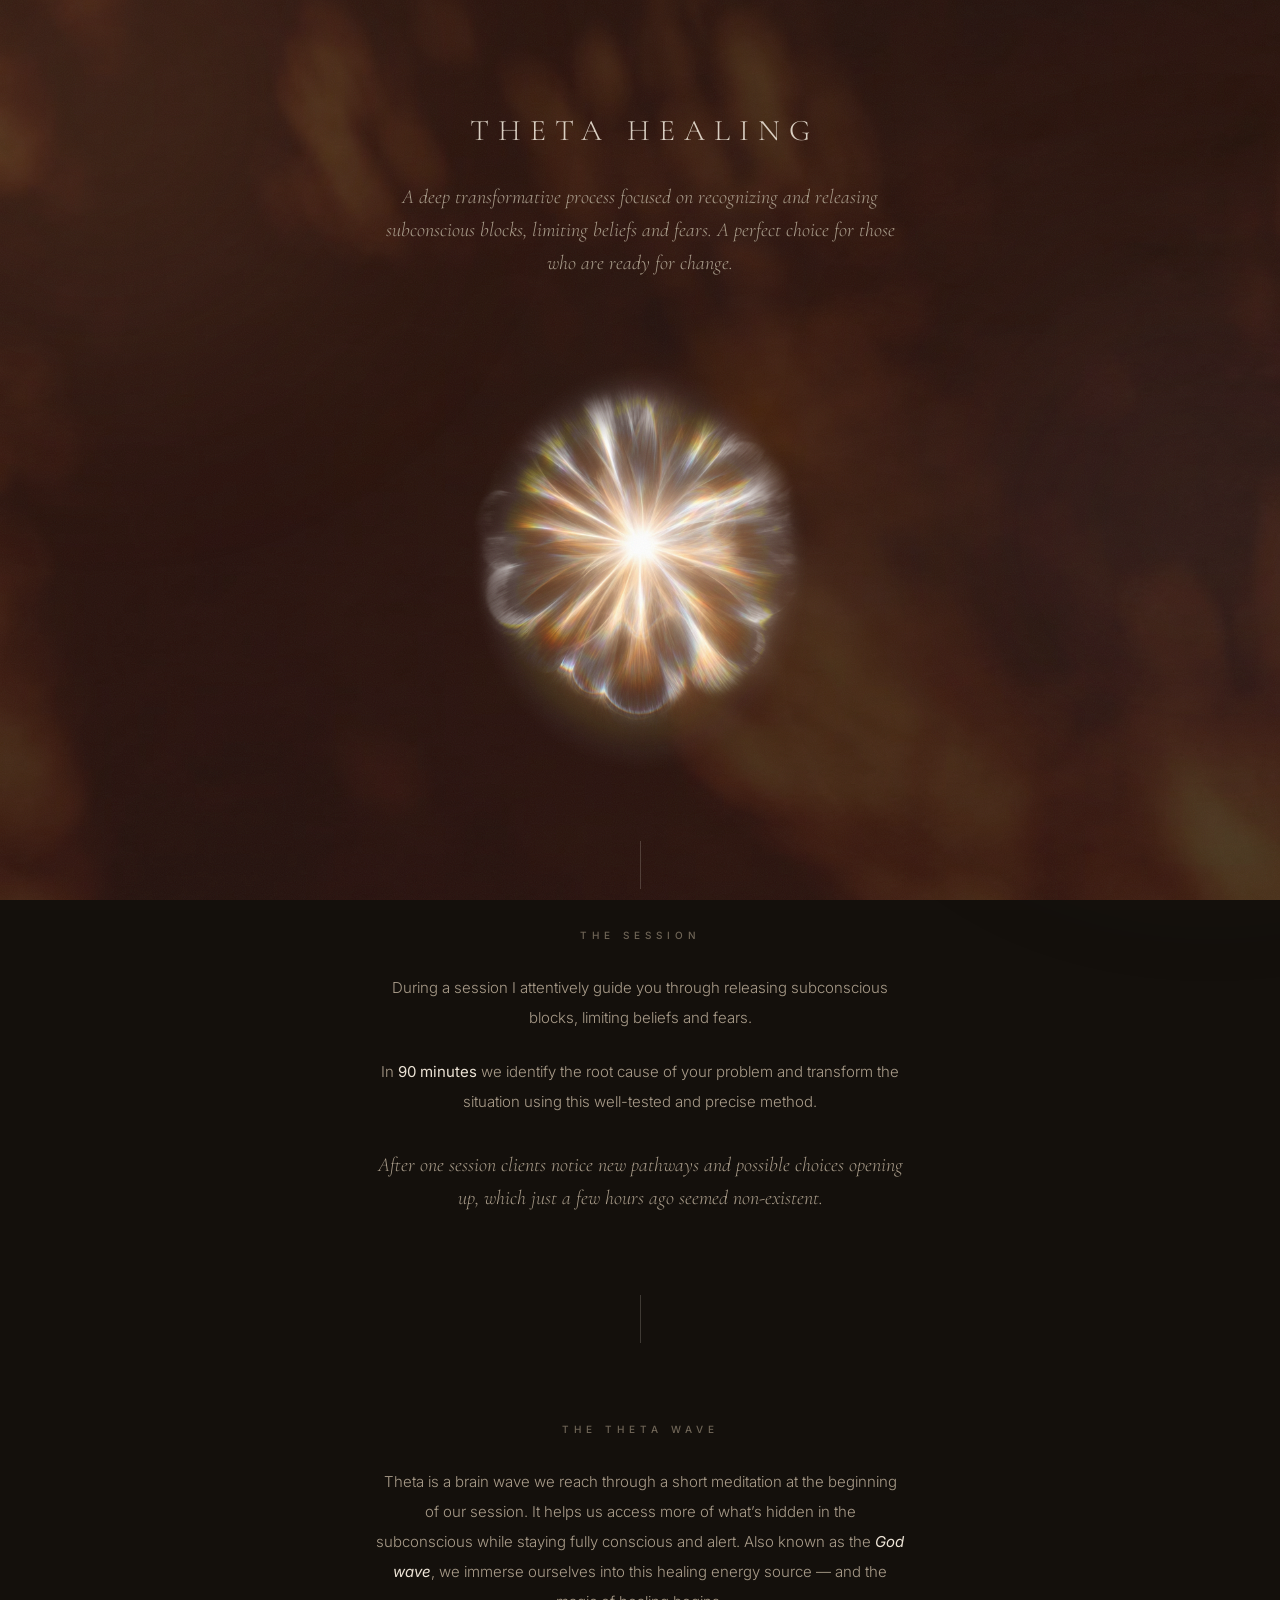
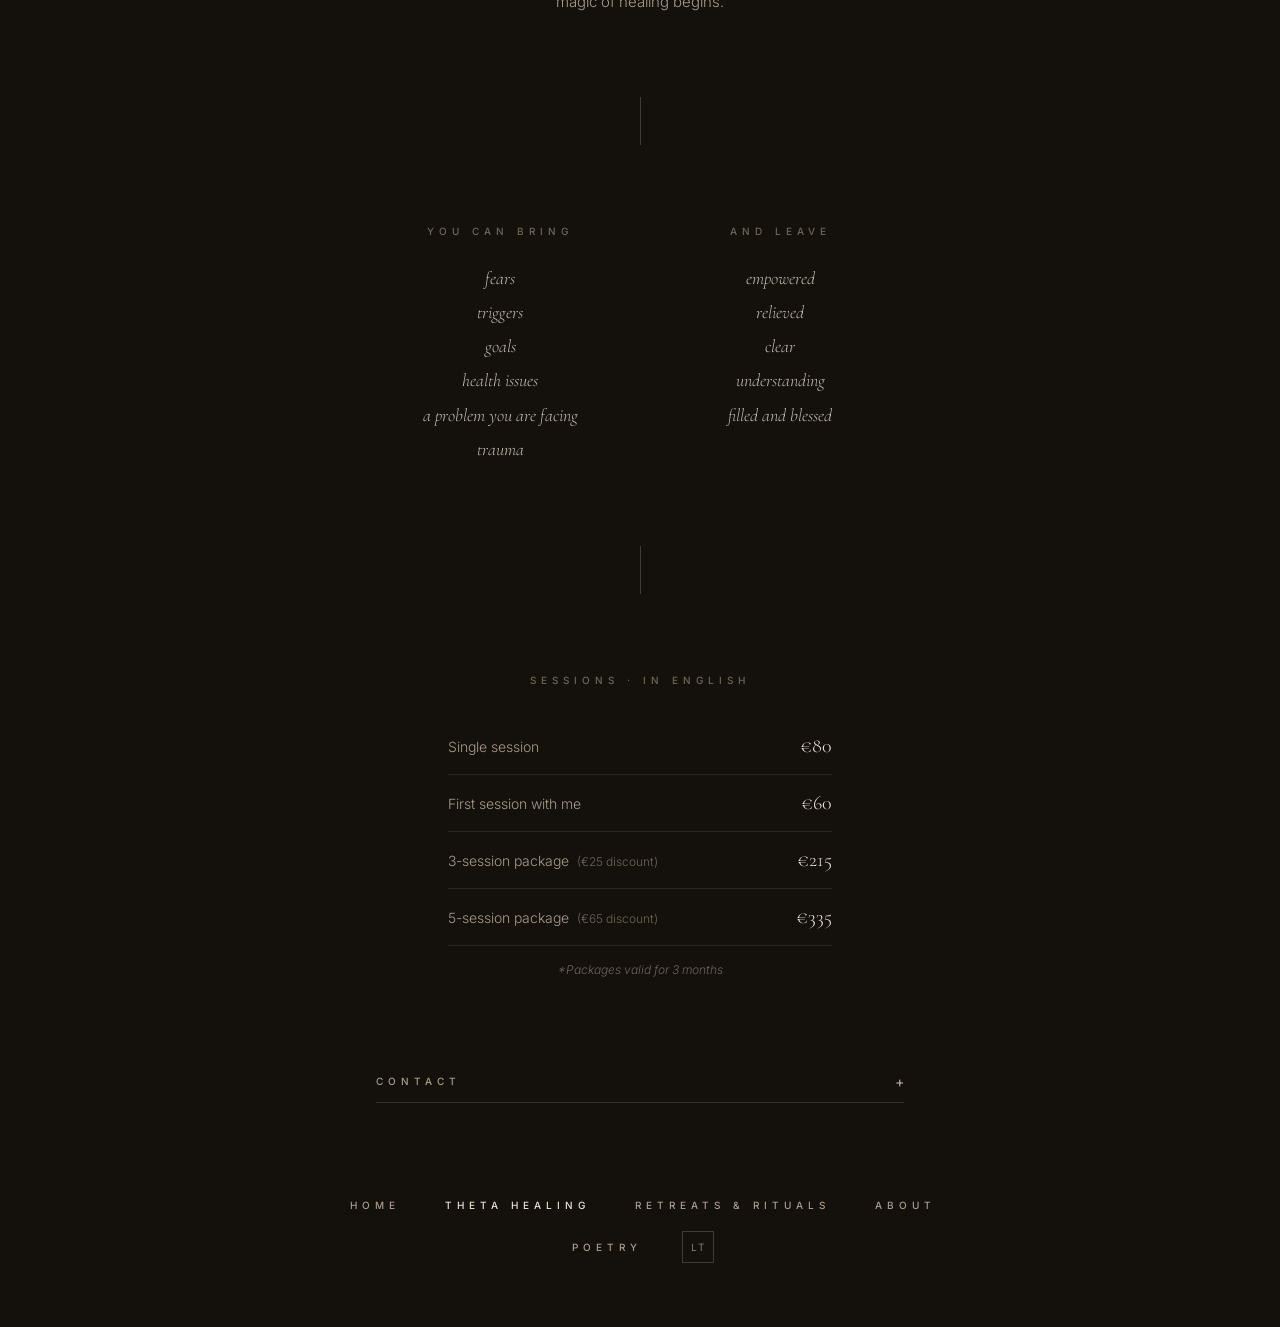
<file: deeplyhuman/theta-healing/index.html>
<!doctype html>
<html lang="en" data-lang="en">
<head>
<meta charset="utf-8">
<meta name="viewport" content="width=device-width, initial-scale=1, viewport-fit=cover">
<title>Theta Healing · Deeply Human</title>
<meta name="description" content="ThetaHealing sessions with Gabrielė Jauniūtė — 90 minutes to find and release the subconscious root of what holds you back.">
<link rel="canonical" href="https://deeplyhuman.eu/private-sessions">
<meta property="og:title" content="Theta Healing · Deeply Human">
<meta property="og:description" content="ThetaHealing sessions with Gabrielė Jauniūtė — 90 minutes to find and release the subconscious root of what holds you back.">
<meta property="og:type" content="website">
<meta property="og:image" content="https://altonsun.com/deeplyhuman/img/sviesos-cover-studio-2.webp">
<meta name="theme-color" content="#14100c">
<link rel="icon" href="../assets/favicon.svg" type="image/svg+xml">
<link rel="preconnect" href="https://fonts.googleapis.com">
<link rel="preconnect" href="https://fonts.gstatic.com" crossorigin>
<link rel="stylesheet" href="https://fonts.googleapis.com/css2?family=Cormorant+Garamond:ital,wght@0,300;0,400;0,500;0,700;1,300;1,400&amp;family=Inter:wght@300;400;500&amp;display=swap">
<link rel="stylesheet" href="../assets/site.css">
<script>try{var l=localStorage.getItem('dh-lang');if(l==='lt'){document.documentElement.setAttribute('data-lang','lt');document.documentElement.lang='lt'}}catch(e){}</script>
</head>
<body class="grain">
<div class="bg" aria-hidden="true"><div class="bg-photo"></div><div class="bg-veil"></div><div class="bg-glow a"></div><div class="bg-glow b"></div></div>
<div class="bg-lamp" aria-hidden="true"></div>
<main class="page narrow">
<h1 class="title">THETA HEALING</h1>
<p class="lede" lang="en">A deep transformative process focused on recognizing and releasing subconscious blocks, limiting beliefs and fears. A perfect choice for those who are ready for change.</p><p class="lede" lang="lt">Gilus transformacinis procesas, skirtas darbui su pasąmonės blokais, ribojančiais įsitikinimais ir baimėmis. Puikus pasirinkimas tiems, kurie pasiruošę pokyčiams.</p>
<img class="flower" src="../img/theta-light-flower-clear.webp" width="1140" height="1380" alt="Blooming flower of light on a warm brown background — theta wave artwork" data-title-en="Blooming flower of light on a warm brown background — theta wave artwork" data-title-lt="Žydinti šviesos gėlė šiltame rudame fone — teta bangos kūrinys">
<div class="rule tight"></div>
<h2 class="eyebrow"><span lang="en">The session</span><span lang="lt">Sesija</span></h2>
<div class="body" style="margin-top:2rem">
  <p lang="en">During a session I attentively guide you through releasing subconscious blocks, limiting beliefs and fears.</p><p lang="lt">Sesijos metu atidžiai vedu jus per pasąmonės blokų, ribojančių įsitikinimų ir baimių paleidimą.</p>
  <p lang="en">In <span class="hi">90 minutes</span> we identify the root cause of your problem and transform the situation using this well-tested and precise method.</p><p lang="lt">Per <span class="hi">90 minučių</span> nustatome jūsų problemos priežastį ir transformuojame situaciją šiuo patikrintu ir tiksliu metodu.</p>
</div>
<p class="lede" lang="en">After one session clients notice new pathways and possible choices opening up, which just a few hours ago seemed non-existent.</p><p class="lede" lang="lt">Po vienos sesijos klientai pastebi atsiveriančius naujus kelius ir galimus pasirinkimus, kurie dar prieš kelias valandas atrodė neegzistuojantys.</p>
<div class="rule"></div>
<h2 class="eyebrow"><span lang="en">The theta wave</span><span lang="lt">Teta banga</span></h2>
<div class="body" style="margin-top:2rem">
  <p lang="en">Theta is a brain wave we reach through a short meditation at the beginning of our session. It helps us access more of what’s hidden in the subconscious while staying fully conscious and alert. Also known as the <em class="hi">God wave</em>, we immerse ourselves into this healing energy source — and the magic of healing begins.</p><p lang="lt">Teta yra smegenų banga, kurią pasiekiame per trumpą meditaciją sesijos pradžioje. Ji padeda prieiti prie to, kas paslėpta pasąmonėje, išliekant visiškai sąmoningiems ir budriems. Ši banga dar vadinama <em class="hi">Dievo banga</em> — mes pasineriame į šį gydantį energijos šaltinį, ir prasideda gijimo magija.</p>
</div>
<div class="rule"></div>
<div class="cols">
  <div><h2 class="eyebrow"><span lang="en">You can bring</span><span lang="lt">Galite atsinešti</span></h2><div lang="en"><ul class="italic-list"><li>fears</li><li>triggers</li><li>goals</li><li>health issues</li><li>a problem you are facing</li><li>trauma</li></ul></div><div lang="lt"><ul class="italic-list"><li>baimes</li><li>trigerius</li><li>tikslus</li><li>sveikatos problemas</li><li>iššūkį, su kuriuo susiduri</li><li>traumą</li></ul></div></div>
  <div><h2 class="eyebrow"><span lang="en">And leave</span><span lang="lt">Ir išeiti</span></h2><div lang="en"><ul class="italic-list"><li>empowered</li><li>relieved</li><li>clear</li><li>understanding</li><li>filled and blessed</li></ul></div><div lang="lt"><ul class="italic-list"><li>įgalinta(s)</li><li>palengvėjusi(-ęs)</li><li>aiški(-us)</li><li>suprantanti(-is)</li><li>pripildyta(s) ir palaiminta(s)</li></ul></div></div>
</div>
<div class="rule"></div>
<h2 class="eyebrow"><span lang="en">Sessions · in English</span><span lang="lt">Sesijos vedamos lietuvių kalba</span></h2>
<div lang="en"><ul class="prices"><li><span>Single session</span><span class="amt">€80</span></li><li><span>First session with me</span><span class="amt">€60</span></li><li><span>3-session package<span class=note>(€25 discount)</span></span><span class="amt">€215</span></li><li><span>5-session package<span class=note>(€65 discount)</span></span><span class="amt">€335</span></li></ul></div><div lang="lt"><ul class="prices"><li><span>Vienkartinė sesija</span><span class="amt">€60</span></li><li><span>Pati pirma sesija su manimi</span><span class="amt">€45</span></li><li><span>3 sesijų paketas<span class=note>(nuolaida €20)</span></span><span class="amt">€160</span></li><li><span>5 sesijų paketas<span class=note>(nuolaida €50)</span></span><span class="amt">€250</span></li></ul></div>
<p class="fine" lang="en">*Packages valid for 3 months</p><p class="fine" lang="lt">*Galiojimas 3 mėnesiai</p>
<section class="contact acc" id="contact">
<button class="acc-btn" type="button" aria-expanded="false" aria-controls="contact-panel"><span lang="en">Contact</span><span lang="lt">Kontaktai</span><span class="plus" aria-hidden="true">+</span></button>
<div class="acc-panel" id="contact-panel" hidden><div class="contact-lines">
  <p><span lang="en">Email</span><span lang="lt">El. paštas</span>: <a class="link" href="mailto:gjauniute@gmail.com">gjauniute@gmail.com</a></p>
  <p>WhatsApp: <a class="link" href="https://wa.me/37069029775" target="_blank" rel="noopener">+370 690 29775</a></p>
</div>
<div class="social">
  <a href="https://www.facebook.com/gabriele.jauniute.7/" target="_blank" rel="noopener" aria-label="Facebook"><svg viewBox="0 0 24 24" fill="none" stroke="currentColor" stroke-width="1.25" stroke-linecap="round" stroke-linejoin="round" aria-hidden="true"><path d="M18 2h-3a5 5 0 0 0-5 5v3H7v4h3v8h4v-8h3l1-4h-4V7a1 1 0 0 1 1-1h3z"/></svg></a>
  <a href="https://www.instagram.com/gabrielejauniute/" target="_blank" rel="noopener" aria-label="Instagram"><svg viewBox="0 0 24 24" fill="none" stroke="currentColor" stroke-width="1.25" stroke-linecap="round" stroke-linejoin="round" aria-hidden="true"><rect x="2" y="2" width="20" height="20" rx="5"/><path d="M16 11.37A4 4 0 1 1 12.63 8 4 4 0 0 1 16 11.37z"/><line x1="17.5" y1="6.5" x2="17.51" y2="6.5"/></svg></a>
</div></div>
</section>
</main>
<nav class="foot" aria-label="Site"><a class="nav-link" href="../"><span lang="en">Home</span><span lang="lt">Pradžia</span></a><a class="nav-link" href="../theta-healing/" aria-current="page"><span>Theta Healing</span></a><a class="nav-link" href="../retreats/"><span lang="en">Retreats &amp; Rituals</span><span lang="lt">Stovyklos ir ritualai</span></a><a class="nav-link" href="../about/"><span lang="en">About</span><span lang="lt">Apie</span></a><a class="nav-link" href="../poetry/"><span lang="en">Poetry</span><span lang="lt">Poezija</span></a><button class="lang-toggle" type="button">LT</button></nav>
<script src="../assets/site.js" defer></script>
</body>
</html>
</file>
<file: deeplyhuman/assets/site.css>
/* Deeply Human — static rebuild. No frameworks, no build step. */
:root {
  --ink: #14100c;
  --bone: #ece3d6;
  --bone-dim: #a99c8a;
  --bone-faint: #6f6557;
  --ember: #c98a5e;
  --line: rgba(236, 227, 214, .15);
  --serif: "Cormorant Garamond", Georgia, serif;
  --sans: "Inter", system-ui, sans-serif;
}
*, *::before, *::after { box-sizing: border-box; }
html { -webkit-text-size-adjust: 100%; }
body {
  margin: 0; min-height: 100vh;
  background: var(--ink); color: var(--bone);
  font-family: var(--sans); font-weight: 300;
  -webkit-font-smoothing: antialiased;
}
::selection { background: rgba(201, 138, 94, .3); color: var(--bone); }
img { max-width: 100%; height: auto; display: block; }
a { color: inherit; }
button { font: inherit; color: inherit; background: none; border: 0; cursor: pointer; padding: 0; }
:focus-visible { outline: 1px solid var(--bone-dim); outline-offset: 3px; }

/* Language switching: both languages ship in the HTML; one is hidden. */
html[data-lang="en"] [lang="lt"]:not(html),
html[data-lang="lt"] [lang="en"]:not(html) { display: none !important; }

/* Background layers */
.bg { position: fixed; inset: 0; z-index: 0; pointer-events: none; }
.bg-photo { position: absolute; inset: 0; background: url(../img/background-deeply-human.jpg) center/cover; filter: brightness(.72); }
.bg-veil { position: absolute; inset: 0; background: rgba(20, 16, 12, .55); }
.bg-glow { position: absolute; border-radius: 50%; }
.bg-glow.a { top: -160px; left: -160px; width: 520px; height: 520px; background: rgba(201, 138, 94, .1); filter: blur(120px); }
.bg-glow.b { top: 33%; right: -160px; width: 460px; height: 460px; background: rgba(91, 107, 122, .1); filter: blur(130px); }
.bg-lamp {
  position: fixed; inset: 0; z-index: 5; pointer-events: none; opacity: 0; transition: opacity 1s;
  background: url(../img/background-deeply-human.jpg) center/cover; filter: brightness(.95);
  -webkit-mask-image: radial-gradient(circle 170px at var(--mx, 50%) var(--my, 50%), #000 0%, rgba(0,0,0,.45) 22%, rgba(0,0,0,.15) 58%, transparent 100%);
          mask-image: radial-gradient(circle 170px at var(--mx, 50%) var(--my, 50%), #000 0%, rgba(0,0,0,.45) 22%, rgba(0,0,0,.15) 58%, transparent 100%);
}
.grain::after {
  content: ""; position: fixed; inset: 0; pointer-events: none; opacity: .05; z-index: 50;
  background-image: url("data:image/svg+xml,%3Csvg xmlns='http://www.w3.org/2000/svg' width='120' height='120'%3E%3Cfilter id='n'%3E%3CfeTurbulence type='fractalNoise' baseFrequency='0.9' numOctaves='2'/%3E%3C/filter%3E%3Crect width='100%25' height='100%25' filter='url(%23n)'/%3E%3C/svg%3E");
}

/* Home */
.home {
  position: relative; z-index: 10; height: 100vh; height: 100dvh;
  display: grid; grid-template-rows: minmax(0,1fr) auto minmax(0,1fr);
  padding: max(1rem, env(safe-area-inset-top)) 1.5rem max(1rem, env(safe-area-inset-bottom));
  container-type: inline-size;
}
.word {
  display: grid; width: 100%; text-align: center; font-family: var(--serif); font-weight: 400; line-height: 1;
  color: rgba(236, 227, 214, .85); font-size: clamp(1.5rem, 10.5cqi, 4rem); margin: 2.5rem 0 0;
}
.word.deeply { grid-template-columns: repeat(6, 1fr); align-self: start; }
.word.human { grid-template-columns: repeat(5, 1fr); align-self: end; justify-self: center; width: 85%; margin: 0 0 2.5rem; }
@media (min-width: 768px) {
  .home { padding-inline: 3.5rem; }
  .word { font-size: clamp(1.5rem, 8.5cqi, 7.5rem); margin: 0; }
  .word.human { margin: 0; }
}
.menu { text-align: center; }
.menu-open {
  height: 44px; padding: 0 1rem; font-size: 10px; font-weight: 500; letter-spacing: .5em; padding-left: calc(1rem + .5em);
  color: var(--bone-dim); text-transform: uppercase; transition: color .5s;
}
.menu-open:hover { color: var(--bone); }
.menu-list { display: none; flex-wrap: wrap; justify-content: center; align-items: center; gap: .75rem 2.5rem; }
.menu.is-open .menu-open { display: none; }
.menu.is-open .menu-list { display: flex; animation: fade .8s ease both; }
.menu-close { width: 32px; height: 32px; color: var(--bone-dim); font-size: 14px; }
.menu-close:hover { color: var(--bone); }
@keyframes fade { from { opacity: 0; } to { opacity: 1; } }
@media (max-width: 640px) { .menu-list { flex-direction: column; gap: 1.1rem; } }

/* Shared type */
.nav-link {
  font-size: 10px; font-weight: 500; letter-spacing: .5em; text-transform: uppercase; text-decoration: none;
  color: var(--bone-dim); padding-left: .5em; transition: color .5s;
}
.nav-link:hover, .nav-link[aria-current="page"] { color: var(--bone); }
.lang-toggle {
  width: 32px; height: 32px; border: 1px solid rgba(236, 227, 214, .2); color: var(--bone-dim);
  font-size: 10px; letter-spacing: .2em; padding-left: .2em; transition: color .5s, border-color .5s;
}
.lang-toggle:hover { color: var(--bone); border-color: rgba(236, 227, 214, .4); }

.page { position: relative; z-index: 10; margin: 0 auto; max-width: 42rem; padding: 7rem 1.5rem 4rem; text-align: center; }
.page.narrow { max-width: 36rem; }
.title { margin: 0; padding-left: .3em; font-family: var(--serif); font-weight: 300; font-size: 1.5rem; letter-spacing: .3em; color: rgba(236, 227, 214, .9); }
@media (min-width: 768px) { .title { font-size: 1.875rem; } }
.lede { margin: 2rem 0 0; font-family: var(--serif); font-style: italic; font-size: 1.125rem; line-height: 1.65; color: var(--bone-dim); }
@media (min-width: 768px) { .lede { font-size: 1.25rem; } }
.lede.small { font-size: 1rem; }
.body { font-size: .875rem; line-height: 2; color: var(--bone-dim); }
@media (min-width: 768px) { .body { font-size: 15px; } }
.body p { margin: 0 0 1.5rem; }
.hi { color: var(--bone); font-weight: 400; }
.eyebrow { margin: 0; font-size: 10px; font-weight: 500; letter-spacing: .5em; text-transform: uppercase; color: var(--bone-faint); }
.rule { width: 1px; height: 48px; margin: 5rem auto; background: rgba(236, 227, 214, .2); }
.rule.tight { margin: 2.5rem auto; }
.link { color: var(--bone); text-decoration: underline; text-decoration-color: rgba(236, 227, 214, .3); text-underline-offset: 4px; transition: text-decoration-color .5s; }
.link:hover { text-decoration-color: rgba(236, 227, 214, .7); }

/* Accordion */
.acc { margin-top: 2.5rem; width: 100%; text-align: left; }
.acc-btn {
  display: flex; width: 100%; justify-content: space-between; align-items: center; padding-bottom: .75rem;
  border-bottom: 1px solid var(--line); font-size: 10px; font-weight: 500; letter-spacing: .5em;
  text-transform: uppercase; color: var(--bone-dim); transition: color .5s; text-align: left;
}
.acc-btn:hover { color: var(--bone); }
.acc-btn .plus { font-size: .875rem; letter-spacing: 0; transition: transform .5s; }
.acc-btn[aria-expanded="true"] .plus { transform: rotate(45deg); }
.acc-panel[hidden] { display: none; }
.acc-heading { margin-top: 3.5rem; padding-bottom: .75rem; border-bottom: 1px solid var(--line); }

/* Timeline */
.tl { margin-top: 1.5rem; }
.tl-row { display: grid; grid-template-columns: 3.5rem 1fr; gap: 1rem; border-top: 1px solid rgba(236,227,214,.1); padding-top: 1rem; margin-bottom: 1.5rem; }
.tl-year { font-family: var(--serif); font-size: 1.125rem; color: rgba(236,227,214,.7); }
.tl ul { margin: 0; padding: 0; list-style: none; font-family: var(--serif); font-size: .9375rem; line-height: 1.6; color: rgba(236,227,214,.8); }
.tl li + li { margin-top: .75rem; }
@media (min-width: 768px) { .tl ul { font-size: 1rem; } }

/* About */
.portrait {
  width: 11rem; aspect-ratio: 4/5; margin: 0 auto; border: 1px solid rgba(236,227,214,.1);
  display: grid; place-items: center; font-family: var(--serif); font-size: 4rem; font-weight: 300; color: rgba(236,227,214,.35);
  background: linear-gradient(160deg, #4a3524, #2a1e13 55%, #14100c);
}
@media (min-width: 768px) { .portrait { width: 13rem; } }
.portrait img { width: 100%; height: 100%; object-fit: cover; }
.mission { margin-top: 3.5rem; text-align: left; }
.mission .copy { margin-top: 1.5rem; font-family: var(--serif); font-size: 1rem; line-height: 1.65; color: rgba(236,227,214,.8); }
@media (min-width: 768px) { .mission .copy { font-size: 1.125rem; } }
.mission .copy p { margin: 0 0 1.25rem; }
.mission strong { font-weight: 700; color: var(--bone); }

/* Contact */
.contact { margin-top: 6rem; width: 100%; }
.contact-lines { margin-top: 3rem; text-align: center; font-size: .875rem; color: var(--bone-dim); }
.contact-lines p { margin: .75rem 0; }
.social { margin-top: 2.5rem; display: flex; justify-content: center; gap: 2rem; color: var(--bone-dim); }
.social a { transition: color .5s; display: inline-flex; padding: 4px; }
.social a:hover { color: var(--bone); }
.social svg { width: 20px; height: 20px; }

/* Footer */
.foot { position: relative; z-index: 10; display: flex; flex-wrap: wrap; justify-content: center; align-items: center; gap: 1.25rem 2.5rem; max-width: 40rem; margin: 0 auto; padding: 2rem 1.5rem 4rem; }

/* Theta */
.flower { width: 100%; max-width: 24rem; margin: 3.5rem auto 0; }
.cols { display: grid; grid-template-columns: 1fr 1fr; gap: 2rem; }
.italic-list { margin: 1.5rem 0 0; padding: 0; list-style: none; font-family: var(--serif); font-style: italic; font-size: 1.125rem; line-height: 1.9; color: rgba(236,227,214,.8); }
.prices { margin: 2rem auto 0; padding: 0; list-style: none; width: 100%; max-width: 24rem; }
.prices li { display: flex; align-items: baseline; gap: .75rem; padding: 1rem 0; border-bottom: 1px solid rgba(236,227,214,.1); text-align: left; font-size: .875rem; color: var(--bone-dim); }
.prices .note { margin-left: .5rem; font-size: .75rem; color: var(--bone-faint); }
.prices .amt { margin-left: auto; font-family: var(--serif); font-size: 1.25rem; color: var(--bone); white-space: nowrap; }
.fine { margin-top: 1rem; font-size: .75rem; font-style: italic; color: var(--bone-faint); }

/* Poetry */
.cover { width: 100%; max-width: 28rem; aspect-ratio: 4/5; object-fit: cover; margin: 3.5rem auto 0; }
.poem { display: grid; gap: 3rem; grid-template-columns: 1fr; margin: 0 auto; max-width: 44rem; }
html[data-lang="en"] .poem { grid-template-columns: repeat(auto-fit, minmax(15rem, 1fr)); }
.poem-label { font-size: .75rem; color: var(--bone-dim); margin: 0 0 1.25rem; }
.poem-text { font-family: var(--serif); font-style: italic; font-size: 1.0625rem; line-height: 1.75; color: rgba(236,227,214,.85); }
.poem-text p { margin: 0 0 1rem; }
.poem-date { margin-top: 1.25rem; font-size: .6875rem; font-style: italic; color: var(--bone-faint); }
.wide { max-width: 44rem; }
.facts { margin: 2.5rem auto 0; padding: 0; list-style: none; font-family: var(--serif); font-size: 1.0625rem; line-height: 2; color: rgba(236,227,214,.8); }
.price-tag { margin-top: 1.25rem; font-family: var(--serif); font-size: 1.25rem; color: var(--bone); }
.thumbs { display: grid; grid-template-columns: repeat(3, 1fr); gap: .75rem; margin-top: 1.5rem; }
.thumbs button { aspect-ratio: 4/5; overflow: hidden; }
.thumbs img { width: 100%; height: 100%; object-fit: cover; transition: opacity .5s, transform .8s; }
.thumbs button:hover img { opacity: .85; transform: scale(1.03); }

/* Slideshow */
.show { margin-top: 3rem; text-align: left; }
.show-stage { position: relative; margin-top: 1.5rem; aspect-ratio: 3/2; background: rgba(0,0,0,.2); overflow: hidden; }
.show-stage img { position: absolute; inset: 0; width: 100%; height: 100%; object-fit: contain; opacity: 0; transition: opacity .9s ease; }
.show-stage img.on { opacity: 1; }
.show-ctrl { display: flex; justify-content: center; align-items: center; gap: 1.25rem; margin-top: 1rem; font-size: .75rem; letter-spacing: .15em; color: var(--bone-dim); font-variant-numeric: tabular-nums; }
.icon-btn { width: 44px; height: 44px; display: inline-grid; place-items: center; color: var(--bone); transition: background .3s; }
.icon-btn:hover { background: rgba(236,227,214,.1); }
.icon-btn svg { width: 16px; height: 16px; }

/* Lightbox */
.lb { position: fixed; inset: 0; z-index: 100; background: rgba(20,16,12,.95); display: none; place-items: center; padding: 3.5rem 1rem 5rem; }
.lb.open { display: grid; }
.lb img { max-height: calc(100vh - 9rem); max-width: 100%; object-fit: contain; }
.lb .close { position: absolute; top: .75rem; right: .75rem; }
.lb .bar { position: absolute; bottom: 1rem; left: 0; right: 0; display: flex; justify-content: center; align-items: center; gap: 1.25rem; font-size: .75rem; color: var(--bone-dim); }

.sr-only { position: absolute; width: 1px; height: 1px; overflow: hidden; clip: rect(0 0 0 0); white-space: nowrap; }
@media (prefers-reduced-motion: reduce) { *, *::before, *::after { transition: none !important; animation: none !important; } }
</file>
